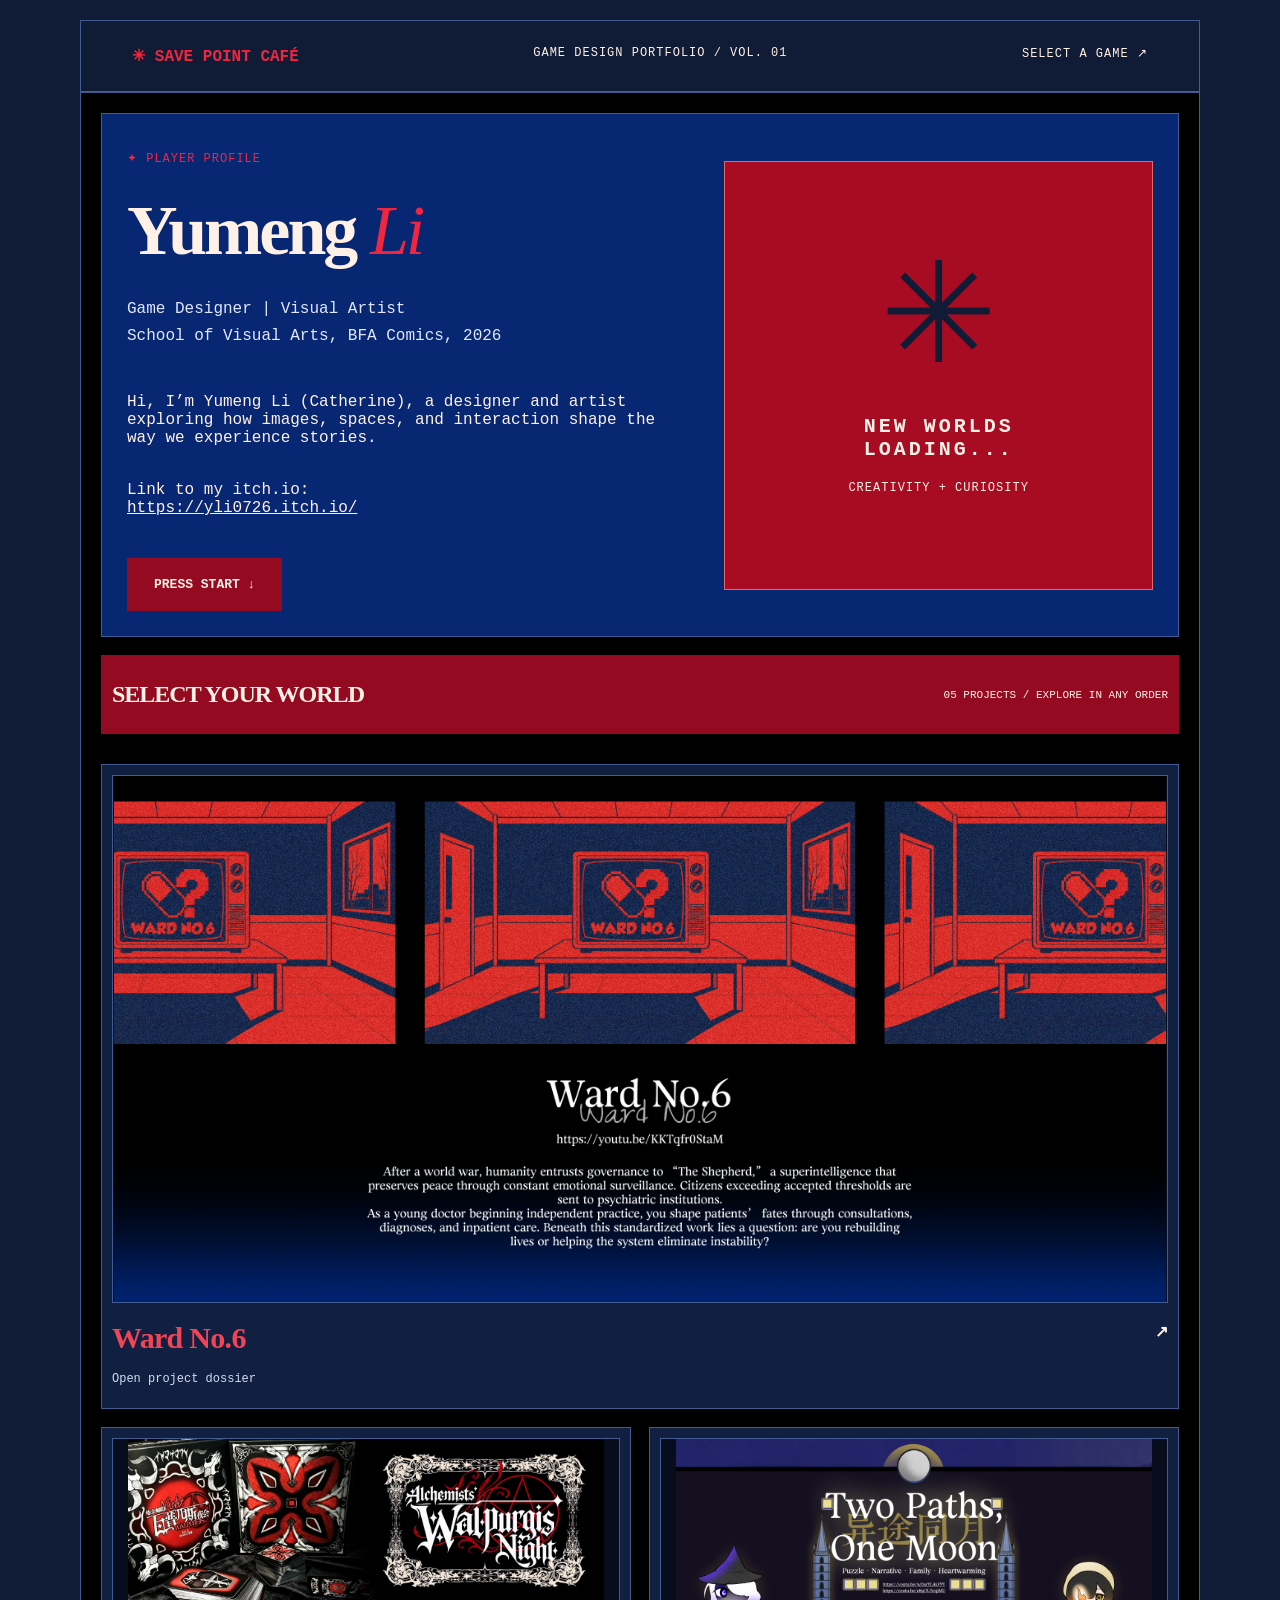
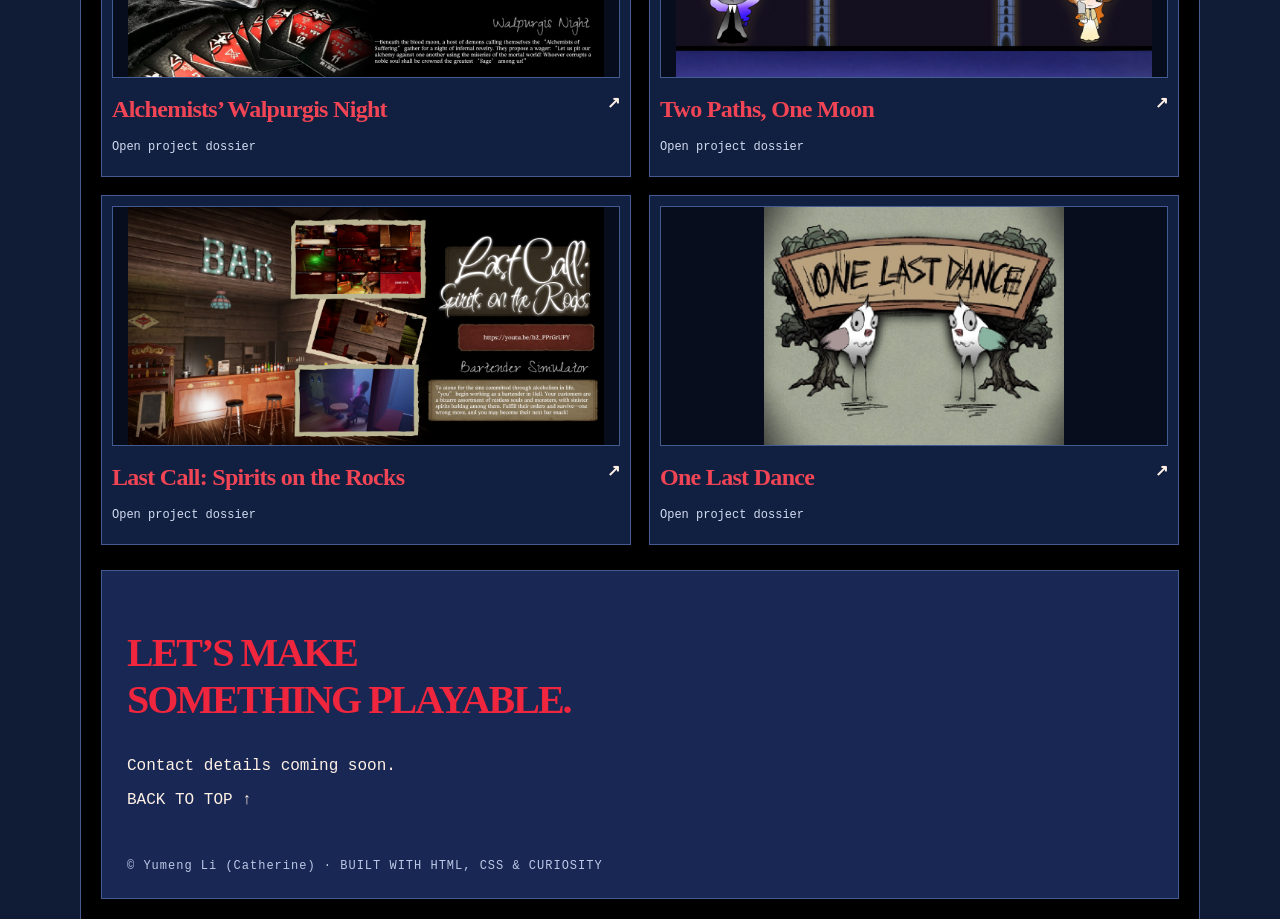
<file: index.html>
<!doctype html><html lang="en"><head><meta charset="utf-8"><meta name="viewport" content="width=device-width,initial-scale=1"><title>首页 · Save Point Café</title><style>* { box-sizing: border-box; } body {margin: 0;}*{box-sizing:border-box;}html{scroll-behavior:smooth;}body{margin-top:0px;margin-right:0px;margin-bottom:0px;margin-left:0px;background-position-x:initial;background-position-y:initial;background-repeat:initial;background-attachment:initial;background-origin:initial;background-clip:initial;background-color:rgb(230, 229, 237);color:rgb(38, 32, 57);font-family:Arial, Helvetica, sans-serif;background-image:linear-gradient(rgba(80, 64, 99, 0.035) 1px, transparent 1px), linear-gradient(90deg, rgba(80, 64, 99, 0.035) 1px, transparent 1px);background-size:32px 32px;}a{color:inherit;text-decoration-line:none;text-decoration-thickness:initial;text-decoration-style:initial;text-decoration-color:initial;}header{padding-top:25px;padding-right:4%;padding-bottom:25px;padding-left:4%;display:flex;justify-content:space-between;row-gap:20px;column-gap:20px;border-bottom-width:1px;border-bottom-style:solid;border-bottom-color:rgb(48, 39, 61);}header a:first-child{font-weight:900;}.label, header span, small, header a:last-child{font-family:monospace;font-size:12px;letter-spacing:1px;}main{max-width:1400px;margin-top:auto;margin-right:auto;margin-bottom:auto;margin-left:auto;padding-top:0px;padding-right:4%;padding-bottom:0px;padding-left:4%;}.hero{min-height:650px;display:grid;grid-template-columns:1.3fr 1fr;align-items:center;row-gap:40px;column-gap:40px;}.label{color:rgb(111, 73, 148);}h1{font-size:clamp(55px, 7.5vw, 110px);line-height:0.94;letter-spacing:-6px;margin-top:32px;margin-right:0px;margin-bottom:32px;margin-left:0px;}h1 em{color:rgb(120, 85, 188);font-family:Georgia, serif;font-weight:400;}.intro{line-height:1.7;color:rgb(90, 82, 103);}.button{display:inline-block;background-image:initial;background-position-x:initial;background-position-y:initial;background-size:initial;background-repeat:initial;background-attachment:initial;background-origin:initial;background-clip:initial;background-color:rgb(215, 250, 109);border-top-width:1px;border-right-width:1px;border-bottom-width:1px;border-left-width:1px;border-top-style:solid;border-right-style:solid;border-bottom-style:solid;border-left-style:solid;border-top-color:currentcolor;border-right-color:currentcolor;border-bottom-color:currentcolor;border-left-color:currentcolor;border-image-source:none;border-image-slice:100%;border-image-width:1;border-image-outset:0;border-image-repeat:stretch;padding-top:18px;padding-right:26px;padding-bottom:18px;padding-left:26px;margin-top:25px;box-shadow:rgb(41, 33, 56) 5px 5px 0px;font-style:normal;font-variant-caps:normal;font-variant-ligatures:normal;font-variant-numeric:normal;font-variant-east-asian:normal;font-variant-alternates:normal;font-size-adjust:none;font-language-override:normal;font-kerning:auto;font-optical-sizing:auto;font-feature-settings:normal;font-variation-settings:normal;font-variant-position:normal;font-variant-emoji:normal;font-weight:700;font-stretch:normal;font-size:13px;line-height:normal;font-family:monospace;}.orb{text-align:center;border-top-width:1px;border-right-width:1px;border-bottom-width:1px;border-left-width:1px;border-top-style:solid;border-right-style:solid;border-bottom-style:solid;border-left-style:solid;border-top-color:rgb(149, 135, 158);border-right-color:rgb(149, 135, 158);border-bottom-color:rgb(149, 135, 158);border-left-color:rgb(149, 135, 158);border-image-source:none;border-image-slice:100%;border-image-width:1;border-image-outset:0;border-image-repeat:stretch;border-top-left-radius:50%;border-top-right-radius:50%;border-bottom-right-radius:50%;border-bottom-left-radius:50%;aspect-ratio:1 / 1;background-image:radial-gradient(at 30% 25%, white, rgb(233, 194, 236) 25%, rgb(162, 157, 209) 50%, rgb(217, 250, 170) 75%, rgb(238, 238, 238));background-position-x:initial;background-position-y:initial;background-size:initial;background-repeat:initial;background-attachment:initial;background-origin:initial;background-clip:initial;background-color:initial;box-shadow:rgba(126, 113, 159, 0.333) -20px -20px 45px inset, rgba(135, 123, 155, 0.2) 15px 25px 50px;transform:rotate(-9deg);display:flex;flex-direction:column;justify-content:center;}.orb > span{font-size:140px;line-height:1;color:rgb(89, 66, 114);}.orb p{font-weight:900;font-size:23px;letter-spacing:3px;}.profile span{margin-left:auto;font-style:normal;font-variant-caps:normal;font-variant-ligatures:normal;font-variant-numeric:normal;font-variant-east-asian:normal;font-variant-alternates:normal;font-size-adjust:none;font-language-override:normal;font-kerning:auto;font-optical-sizing:auto;font-feature-settings:normal;font-variation-settings:normal;font-variant-position:normal;font-variant-emoji:normal;font-weight:normal;font-stretch:normal;font-size:11px;line-height:normal;font-family:monospace;color:rgb(114, 83, 131);}.section-title{display:flex;justify-content:space-between;align-items:center;border-bottom-width:2px;border-bottom-style:solid;border-bottom-color:currentcolor;margin-bottom:30px;}.section-title h2{font-size:28px;letter-spacing:-1px;}.section-title span{font-style:normal;font-variant-caps:normal;font-variant-ligatures:normal;font-variant-numeric:normal;font-variant-east-asian:normal;font-variant-alternates:normal;font-size-adjust:none;font-language-override:normal;font-kerning:auto;font-optical-sizing:auto;font-feature-settings:normal;font-variation-settings:normal;font-variant-position:normal;font-variant-emoji:normal;font-weight:normal;font-stretch:normal;font-size:11px;line-height:normal;font-family:monospace;}.grid{display:grid;grid-template-columns:1fr 1fr;row-gap:45px;column-gap:28px;}.card:last-child{grid-column-start:1;grid-column-end:-1;}.art{height:310px;background-image:initial;background-position-x:initial;background-position-y:initial;background-size:initial;background-repeat:initial;background-attachment:initial;background-origin:initial;background-clip:initial;background-color:rgb(193, 176, 216);display:flex;align-items:center;justify-content:center;position:relative;border-top-width:1px;border-right-width:1px;border-bottom-width:1px;border-left-width:1px;border-top-style:solid;border-right-style:solid;border-bottom-style:solid;border-left-style:solid;border-top-color:currentcolor;border-right-color:currentcolor;border-bottom-color:currentcolor;border-left-color:currentcolor;border-image-source:none;border-image-slice:100%;border-image-width:1;border-image-outset:0;border-image-repeat:stretch;overflow-x:hidden;overflow-y:hidden;}.art::before{content:"";position:absolute;border-top-width:1px;border-right-width:1px;border-bottom-width:1px;border-left-width:1px;border-top-style:solid;border-right-style:solid;border-bottom-style:solid;border-left-style:solid;border-top-color:rgba(255, 255, 255, 0.565);border-right-color:rgba(255, 255, 255, 0.565);border-bottom-color:rgba(255, 255, 255, 0.565);border-left-color:rgba(255, 255, 255, 0.565);border-image-source:none;border-image-slice:100%;border-image-width:1;border-image-outset:0;border-image-repeat:stretch;width:60%;height:70%;border-top-left-radius:50%;border-top-right-radius:50%;border-bottom-right-radius:50%;border-bottom-left-radius:50%;transform:rotate(-35deg);}.art::after{content:"";position:absolute;border-top-width:1px;border-right-width:1px;border-bottom-width:1px;border-left-width:1px;border-top-style:solid;border-right-style:solid;border-bottom-style:solid;border-left-style:solid;border-top-color:rgba(255, 255, 255, 0.565);border-right-color:rgba(255, 255, 255, 0.565);border-bottom-color:rgba(255, 255, 255, 0.565);border-left-color:rgba(255, 255, 255, 0.565);border-image-source:none;border-image-slice:100%;border-image-width:1;border-image-outset:0;border-image-repeat:stretch;width:60%;height:70%;border-top-left-radius:50%;border-top-right-radius:50%;border-bottom-right-radius:50%;border-bottom-left-radius:50%;transform:rotate(-35deg);}.art::after{transform:rotate(35deg);}.art > span{font-style:normal;font-variant-caps:normal;font-variant-ligatures:normal;font-variant-numeric:normal;font-variant-east-asian:normal;font-variant-alternates:normal;font-size-adjust:none;font-language-override:normal;font-kerning:auto;font-optical-sizing:auto;font-feature-settings:normal;font-variation-settings:normal;font-variant-position:normal;font-variant-emoji:normal;font-weight:normal;font-stretch:normal;font-size:150px;line-height:normal;font-family:Georgia;z-index:1;text-shadow:rgba(255, 255, 255, 0.467) 5px 5px;}.art small{position:absolute;bottom:15px;left:15px;font-size:10px;}.c1 .art{background-image:initial;background-position-x:initial;background-position-y:initial;background-size:initial;background-repeat:initial;background-attachment:initial;background-origin:initial;background-clip:initial;background-color:rgb(210, 237, 179);}.c2 .art{background-image:initial;background-position-x:initial;background-position-y:initial;background-size:initial;background-repeat:initial;background-attachment:initial;background-origin:initial;background-clip:initial;background-color:rgb(168, 191, 216);}.c3 .art{background-image:initial;background-position-x:initial;background-position-y:initial;background-size:initial;background-repeat:initial;background-attachment:initial;background-origin:initial;background-clip:initial;background-color:rgb(228, 184, 207);}.c4 .art{background-image:initial;background-position-x:initial;background-position-y:initial;background-size:initial;background-repeat:initial;background-attachment:initial;background-origin:initial;background-clip:initial;background-color:rgb(194, 192, 220);}.card-title{display:flex;justify-content:space-between;align-items:center;}.card h3{font-size:24px;letter-spacing:-0.7px;margin-top:18px;margin-right:0px;margin-bottom:5px;margin-left:0px;}.card p{font-style:normal;font-variant-caps:normal;font-variant-ligatures:normal;font-variant-numeric:normal;font-variant-east-asian:normal;font-variant-alternates:normal;font-size-adjust:none;font-language-override:normal;font-kerning:auto;font-optical-sizing:auto;font-feature-settings:normal;font-variation-settings:normal;font-variant-position:normal;font-variant-emoji:normal;font-weight:normal;font-stretch:normal;font-size:12px;line-height:normal;font-family:monospace;color:rgb(109, 98, 121);}.card:hover .art > span{transform:rotate(12deg) scale(1.1);transition-behavior:normal;transition-duration:0.25s;transition-timing-function:ease;transition-delay:0s;transition-property:transform;}.card:focus-visible{outline-color:rgb(152, 97, 221);outline-style:solid;outline-width:3px;outline-offset:5px;}.button:focus-visible, a:focus-visible{outline-color:rgb(152, 97, 221);outline-style:solid;outline-width:3px;outline-offset:5px;}footer{border-top-width:1px;border-top-style:solid;border-top-color:currentcolor;margin-top:100px;padding-top:50px;padding-right:0px;padding-bottom:30px;padding-left:0px;}footer h2{font-size:clamp(32px, 5vw, 60px);letter-spacing:-2px;}footer small{display:block;margin-top:50px;color:rgb(121, 108, 132);}.project-hero h1{font-size:clamp(45px, 7vw, 85px);line-height:1.05;max-width:1000px;}.dossier section{border-top-width:1px;border-top-style:solid;border-top-color:currentcolor;padding-top:20px;padding-right:0px;padding-bottom:20px;padding-left:0px;}.dossier p{line-height:1.8;color:rgb(109, 98, 121);}body{background-color:rgb(206, 206, 202);background-image:radial-gradient(rgb(133, 133, 127) 1px, transparent 1px);background-size:8px 8px;color:rgb(37, 37, 37);font-family:"Courier New", monospace;}header, main{max-width:1120px;margin-top:auto;margin-right:auto;margin-bottom:auto;margin-left:auto;background-image:initial;background-position-x:initial;background-position-y:initial;background-size:initial;background-repeat:initial;background-attachment:initial;background-origin:initial;background-clip:initial;background-color:rgb(201, 201, 196);}header{margin-top:20px;background-image:linear-gradient(rgb(238, 238, 238), rgb(170, 170, 170), rgb(221, 221, 221));background-position-x:initial;background-position-y:initial;background-size:initial;background-repeat:initial;background-attachment:initial;background-origin:initial;background-clip:initial;background-color:initial;border-top-width:4px;border-right-width:4px;border-bottom-width:4px;border-left-width:4px;border-top-style:ridge;border-right-style:ridge;border-bottom-style:ridge;border-left-style:ridge;border-top-color:rgb(238, 238, 238);border-right-color:rgb(238, 238, 238);border-bottom-color:rgb(238, 238, 238);border-left-color:rgb(238, 238, 238);border-image-source:none;border-image-slice:100%;border-image-width:1;border-image-outset:0;border-image-repeat:stretch;}main{border-top-width:3px;border-right-width:3px;border-bottom-width:3px;border-left-width:3px;border-top-style:ridge;border-right-style:ridge;border-bottom-style:ridge;border-left-style:ridge;border-top-color:rgb(238, 238, 238);border-right-color:rgb(238, 238, 238);border-bottom-color:rgb(238, 238, 238);border-left-color:rgb(238, 238, 238);border-image-source:none;border-image-slice:100%;border-image-width:1;border-image-outset:0;border-image-repeat:stretch;padding-top:20px;padding-right:20px;padding-bottom:20px;padding-left:20px;}.hero{min-height:460px;border-top-width:4px;border-right-width:4px;border-bottom-width:4px;border-left-width:4px;border-top-style:ridge;border-right-style:ridge;border-bottom-style:ridge;border-left-style:ridge;border-top-color:rgb(238, 238, 238);border-right-color:rgb(238, 238, 238);border-bottom-color:rgb(238, 238, 238);border-left-color:rgb(238, 238, 238);border-image-source:none;border-image-slice:100%;border-image-width:1;border-image-outset:0;border-image-repeat:stretch;padding-top:25px;padding-right:25px;padding-bottom:25px;padding-left:25px;background-image:repeating-linear-gradient(0deg, rgb(222, 222, 217), rgb(222, 222, 217) 2px, rgb(212, 212, 208) 3px);background-position-x:initial;background-position-y:initial;background-size:initial;background-repeat:initial;background-attachment:initial;background-origin:initial;background-clip:initial;background-color:initial;margin-bottom:18px;}h1{font-family:Georgia, serif;font-size:70px;letter-spacing:-3px;text-shadow:rgb(255, 255, 255) 2px 2px;}.label, h1 em{color:rgb(76, 96, 70);}.orb{border-top-left-radius:0px;border-top-right-radius:0px;border-bottom-right-radius:0px;border-bottom-left-radius:0px;background-image:linear-gradient(135deg, rgb(238, 238, 238), rgb(146, 159, 135), rgb(197, 199, 191));background-position-x:initial;background-position-y:initial;background-size:initial;background-repeat:initial;background-attachment:initial;background-origin:initial;background-clip:initial;background-color:initial;border-top-width:7px;border-right-width:7px;border-bottom-width:7px;border-left-width:7px;border-top-style:ridge;border-right-style:ridge;border-bottom-style:ridge;border-left-style:ridge;border-top-color:rgb(238, 238, 238);border-right-color:rgb(238, 238, 238);border-bottom-color:rgb(238, 238, 238);border-left-color:rgb(238, 238, 238);border-image-source:none;border-image-slice:100%;border-image-width:1;border-image-outset:0;border-image-repeat:stretch;transform:none;box-shadow:rgb(119, 119, 119) 7px 7px;}.orb > span{color:rgb(53, 69, 50);}.orb p{font-size:20px;}.button{background-image:linear-gradient(rgb(255, 255, 255), rgb(170, 170, 170));background-position-x:initial;background-position-y:initial;background-size:initial;background-repeat:initial;background-attachment:initial;background-origin:initial;background-clip:initial;background-color:initial;border-top-width:3px;border-right-width:3px;border-bottom-width:3px;border-left-width:3px;border-top-style:outset;border-right-style:outset;border-bottom-style:outset;border-left-style:outset;border-top-color:rgb(238, 238, 238);border-right-color:rgb(238, 238, 238);border-bottom-color:rgb(238, 238, 238);border-left-color:rgb(238, 238, 238);border-image-source:none;border-image-slice:100%;border-image-width:1;border-image-outset:0;border-image-repeat:stretch;box-shadow:rgb(119, 119, 119) 3px 3px;}.profile span{color:rgb(82, 96, 71);}.section-title{border-top-width:3px;border-right-width:3px;border-bottom-width:3px;border-left-width:3px;border-top-style:ridge;border-right-style:ridge;border-bottom-style:ridge;border-left-style:ridge;border-top-color:rgb(238, 238, 238);border-right-color:rgb(238, 238, 238);border-bottom-color:rgb(238, 238, 238);border-left-color:rgb(238, 238, 238);border-image-source:none;border-image-slice:100%;border-image-width:1;border-image-outset:0;border-image-repeat:stretch;background-image:linear-gradient(rgb(238, 238, 238), rgb(170, 170, 170));background-position-x:initial;background-position-y:initial;background-size:initial;background-repeat:initial;background-attachment:initial;background-origin:initial;background-clip:initial;background-color:initial;padding-top:5px;padding-right:10px;padding-bottom:5px;padding-left:10px;}.section-title h2{font-family:Georgia, serif;font-size:24px;}.grid{row-gap:18px;column-gap:18px;}.card{padding-top:10px;padding-right:10px;padding-bottom:10px;padding-left:10px;border-top-width:4px;border-right-width:4px;border-bottom-width:4px;border-left-width:4px;border-top-style:ridge;border-right-style:ridge;border-bottom-style:ridge;border-left-style:ridge;border-top-color:rgb(238, 238, 238);border-right-color:rgb(238, 238, 238);border-bottom-color:rgb(238, 238, 238);border-left-color:rgb(238, 238, 238);border-image-source:none;border-image-slice:100%;border-image-width:1;border-image-outset:0;border-image-repeat:stretch;background-image:initial;background-position-x:initial;background-position-y:initial;background-size:initial;background-repeat:initial;background-attachment:initial;background-origin:initial;background-clip:initial;background-color:rgb(214, 214, 208);}.art{height:240px;border-top-width:3px;border-right-width:3px;border-bottom-width:3px;border-left-width:3px;border-top-style:inset;border-right-style:inset;border-bottom-style:inset;border-left-style:inset;border-top-color:rgb(238, 238, 238);border-right-color:rgb(238, 238, 238);border-bottom-color:rgb(238, 238, 238);border-left-color:rgb(238, 238, 238);border-image-source:none;border-image-slice:100%;border-image-width:1;border-image-outset:0;border-image-repeat:stretch;background-image:initial !important;background-position-x:initial !important;background-position-y:initial !important;background-size:initial !important;background-repeat:initial !important;background-attachment:initial !important;background-origin:initial !important;background-clip:initial !important;background-color:rgb(151, 162, 140) !important;}.c1 .art, .c3 .art{background-image:initial !important;background-position-x:initial !important;background-position-y:initial !important;background-size:initial !important;background-repeat:initial !important;background-attachment:initial !important;background-origin:initial !important;background-clip:initial !important;background-color:rgb(170, 165, 174) !important;}.card h3{font-family:Georgia, serif;}.card p, .dossier p{color:rgb(85, 85, 85);}footer{border-top-width:4px;border-right-width:4px;border-bottom-width:4px;border-left-width:4px;border-top-style:ridge;border-right-style:ridge;border-bottom-style:ridge;border-left-style:ridge;border-top-color:rgb(238, 238, 238);border-right-color:rgb(238, 238, 238);border-bottom-color:rgb(238, 238, 238);border-left-color:rgb(238, 238, 238);border-image-source:none;border-image-slice:100%;border-image-width:1;border-image-outset:0;border-image-repeat:stretch;margin-top:25px;padding-top:25px;padding-right:25px;padding-bottom:25px;padding-left:25px;background-image:initial;background-position-x:initial;background-position-y:initial;background-size:initial;background-repeat:initial;background-attachment:initial;background-origin:initial;background-clip:initial;background-color:rgb(216, 216, 209);}footer h2{font-family:Georgia, serif;font-size:40px;}.project-cover img{display:block;width:100%;height:auto;}.art.has-cover{background-image:initial !important;background-position-x:initial !important;background-position-y:initial !important;background-size:initial !important;background-repeat:initial !important;background-attachment:initial !important;background-origin:initial !important;background-clip:initial !important;background-color:rgb(0, 0, 0) !important;}.art.has-cover::before{display:none;}.art.has-cover::after{display:none;}.art.has-cover img{display:block;width:100%;height:100%;object-fit:contain;}.portfolio-pages > h2{font-family:Georgia, serif;}.portfolio-pages figure{margin-top:0px;margin-right:0px;margin-bottom:24px;margin-left:0px;border-top-width:4px;border-right-width:4px;border-bottom-width:4px;border-left-width:4px;border-top-style:ridge;border-right-style:ridge;border-bottom-style:ridge;border-left-style:ridge;border-top-color:rgb(238, 238, 238);border-right-color:rgb(238, 238, 238);border-bottom-color:rgb(238, 238, 238);border-left-color:rgb(238, 238, 238);border-image-source:none;border-image-slice:100%;border-image-width:1;border-image-outset:0;border-image-repeat:stretch;background-image:initial;background-position-x:initial;background-position-y:initial;background-size:initial;background-repeat:initial;background-attachment:initial;background-origin:initial;background-clip:initial;background-color:rgb(8, 37, 113);}.portfolio-pages img{display:block;width:100%;height:auto;}.portfolio-pages a{display:block;cursor:zoom-in;}.portfolio-pages figcaption{padding-top:10px;padding-right:14px;padding-bottom:10px;padding-left:14px;background-image:linear-gradient(rgb(238, 238, 238), rgb(187, 187, 187));background-position-x:initial;background-position-y:initial;background-size:initial;background-repeat:initial;background-attachment:initial;background-origin:initial;background-clip:initial;background-color:initial;font-size:12px;}.portfolio-pages a:focus-visible{outline-color:rgb(255, 255, 255);outline-style:solid;outline-width:3px;outline-offset:2px;}.grid .card:first-child{grid-column-start:1;grid-column-end:-1;}.grid .card:first-child .art{height:auto;aspect-ratio:2 / 1;}.grid .card:first-child h3{font-size:30px;}.grid .card:last-child{grid-column-start:auto;grid-column-end:auto;}.grid .card:last-child .art{height:240px;}.grid .card:first-child .art img{height:100%;width:100%;object-fit:contain;}:root{--ward-blue:#082773;--ward-dark:#101b36;--ward-red:#ff4943;--ward-paper:#fff1e6;--ward-edge:#526da5;}body{background-color:var(--ward-dark);background-image:radial-gradient(rgba(255, 73, 67, 0.25) 1px, transparent 1px);color:var(--ward-paper);}header{background-image:linear-gradient(rgb(39, 63, 120), rgb(16, 27, 54));background-position-x:initial;background-position-y:initial;background-size:initial;background-repeat:initial;background-attachment:initial;background-origin:initial;background-clip:initial;background-color:initial;border-top-color:rgb(99, 123, 173);border-right-color:rgb(99, 123, 173);border-bottom-color:rgb(99, 123, 173);border-left-color:rgb(99, 123, 173);}header a:first-child{color:var(--ward-red);}.hero{background-image:repeating-linear-gradient(0deg, rgb(16, 44, 104), rgb(16, 44, 104) 2px, rgb(19, 47, 108) 3px);background-position-x:initial;background-position-y:initial;background-size:initial;background-repeat:initial;background-attachment:initial;background-origin:initial;background-clip:initial;background-color:initial;}h1{color:var(--ward-paper);text-shadow:rgb(9, 21, 44) 3px 3px;}.label, h1 em{color:var(--ward-red);}.intro{color:rgb(226, 232, 250);}.orb{background-image:radial-gradient(at 30% 25%, rgb(255, 115, 97), rgb(203, 56, 55) 48%, rgb(117, 31, 53) 80%, rgb(21, 35, 67));background-position-x:initial;background-position-y:initial;background-size:initial;background-repeat:initial;background-attachment:initial;background-origin:initial;background-clip:initial;background-color:initial;border-top-color:rgb(227, 107, 99);border-right-color:rgb(227, 107, 99);border-bottom-color:rgb(227, 107, 99);border-left-color:rgb(227, 107, 99);box-shadow:rgb(8, 19, 44) 7px 7px;}.orb > span{color:rgb(16, 35, 73);text-shadow:rgb(255, 149, 136) 2px 2px;}.orb p, .orb small{color:var(--ward-paper);}.button{color:var(--ward-paper);background-image:linear-gradient(rgb(239, 80, 71), rgb(169, 35, 48));background-position-x:initial;background-position-y:initial;background-size:initial;background-repeat:initial;background-attachment:initial;background-origin:initial;background-clip:initial;background-color:initial;border-top-color:rgb(255, 139, 120);border-right-color:rgb(255, 139, 120);border-bottom-color:rgb(255, 139, 120);border-left-color:rgb(255, 139, 120);box-shadow:rgb(7, 15, 37) 3px 3px;}.profile b, .profile span{color:rgb(255, 145, 132);}.section-title{background-image:linear-gradient(rgb(189, 54, 57), rgb(126, 35, 49));background-position-x:initial;background-position-y:initial;background-size:initial;background-repeat:initial;background-attachment:initial;background-origin:initial;background-clip:initial;background-color:initial;border-top-color:rgb(232, 121, 107);border-right-color:rgb(232, 121, 107);border-bottom-color:rgb(232, 121, 107);border-left-color:rgb(232, 121, 107);}.section-title h2{color:var(--ward-paper);}.grid .card{background-image:initial;background-position-x:initial;background-position-y:initial;background-size:initial;background-repeat:initial;background-attachment:initial;background-origin:initial;background-clip:initial;background-color:rgb(17, 31, 64);}.art{border-top-color:rgb(83, 109, 167);border-right-color:rgb(83, 109, 167);border-bottom-color:rgb(83, 109, 167);border-left-color:rgb(83, 109, 167);background-image:initial !important;background-position-x:initial !important;background-position-y:initial !important;background-size:initial !important;background-repeat:initial !important;background-attachment:initial !important;background-origin:initial !important;background-clip:initial !important;background-color:rgb(23, 58, 128) !important;}.c1 .art, .c3 .art{background-image:initial !important;background-position-x:initial !important;background-position-y:initial !important;background-size:initial !important;background-repeat:initial !important;background-attachment:initial !important;background-origin:initial !important;background-clip:initial !important;background-color:rgb(112, 40, 55) !important;}.art.has-cover{background-image:initial !important;background-position-x:initial !important;background-position-y:initial !important;background-size:initial !important;background-repeat:initial !important;background-attachment:initial !important;background-origin:initial !important;background-clip:initial !important;background-color:rgb(7, 13, 29) !important;}.art > span{color:var(--ward-red);text-shadow:rgb(7, 17, 38) 4px 4px;}.art small{color:rgb(255, 241, 230);}.card h3{color:rgb(255, 119, 112);}.card p{color:rgb(210, 220, 241);}footer h2{color:var(--ward-red);}footer small{color:rgb(187, 201, 231);}.project-cover, .portfolio-pages figure{background-image:initial;background-position-x:initial;background-position-y:initial;background-size:initial;background-repeat:initial;background-attachment:initial;background-origin:initial;background-clip:initial;background-color:rgb(8, 14, 33);}.portfolio-pages figcaption{background-image:linear-gradient(rgb(180, 52, 57), rgb(121, 35, 49));background-position-x:initial;background-position-y:initial;background-size:initial;background-repeat:initial;background-attachment:initial;background-origin:initial;background-clip:initial;background-color:initial;color:var(--ward-paper);}.project-nav, .dossier section{border-top-color:rgb(99, 124, 173);border-right-color:rgb(99, 124, 173);border-bottom-color:rgb(99, 124, 173);border-left-color:rgb(99, 124, 173);}.dossier p{color:rgb(216, 225, 245);}.dossier aside a{color:var(--ward-paper);background-image:initial;background-position-x:initial;background-position-y:initial;background-size:initial;background-repeat:initial;background-attachment:initial;background-origin:initial;background-clip:initial;background-color:rgb(32, 63, 123);border-top-color:rgb(113, 137, 183);border-right-color:rgb(113, 137, 183);border-bottom-color:rgb(113, 137, 183);border-left-color:rgb(113, 137, 183);}.card:focus-visible{outline-color:rgb(255, 176, 163);}.button:focus-visible, a:focus-visible{outline-color:rgb(255, 176, 163);}.project-nav a{color:rgb(255, 154, 142);}::selection{background-image:initial;background-position-x:initial;background-position-y:initial;background-size:initial;background-repeat:initial;background-attachment:initial;background-origin:initial;background-clip:initial;background-color:rgb(255, 73, 67);color:rgb(16, 27, 54);}:root{--ward-red:#d9142b;}body{background-image:none;}.hero{background-image:none;}.orb{background-image:none;}.button{background-image:none;}.section-title, header, .portfolio-pages figcaption{background-image:none;}header{background-image:initial;background-position-x:initial;background-position-y:initial;background-size:initial;background-repeat:initial;background-attachment:initial;background-origin:initial;background-clip:initial;background-color:rgb(16, 27, 54);}.hero{border-top-style:solid;border-right-style:solid;border-bottom-style:solid;border-left-style:solid;border-top-width:1px;border-right-width:1px;border-bottom-width:1px;border-left-width:1px;}.orb{border-top-style:solid;border-right-style:solid;border-bottom-style:solid;border-left-style:solid;border-top-width:1px;border-right-width:1px;border-bottom-width:1px;border-left-width:1px;}.button{border-top-style:solid;border-right-style:solid;border-bottom-style:solid;border-left-style:solid;border-top-width:1px;border-right-width:1px;border-bottom-width:1px;border-left-width:1px;}.section-title{border-top-style:solid;border-right-style:solid;border-bottom-style:solid;border-left-style:solid;border-top-width:1px;border-right-width:1px;border-bottom-width:1px;border-left-width:1px;}.art{border-top-style:solid;border-right-style:solid;border-bottom-style:solid;border-left-style:solid;border-top-width:1px;border-right-width:1px;border-bottom-width:1px;border-left-width:1px;}.placeholder, header, main, .grid .card, .portfolio-pages figure, footer, .dossier aside a{border-top-style:solid;border-right-style:solid;border-bottom-style:solid;border-left-style:solid;border-top-width:1px;border-right-width:1px;border-bottom-width:1px;border-left-width:1px;}.hero{border-top-color:rgb(66, 92, 145);border-right-color:rgb(66, 92, 145);border-bottom-color:rgb(66, 92, 145);border-left-color:rgb(66, 92, 145);}.section-title{border-top-color:rgb(66, 92, 145);border-right-color:rgb(66, 92, 145);border-bottom-color:rgb(66, 92, 145);border-left-color:rgb(66, 92, 145);}.art{border-top-color:rgb(66, 92, 145);border-right-color:rgb(66, 92, 145);border-bottom-color:rgb(66, 92, 145);border-left-color:rgb(66, 92, 145);}.placeholder, header, main, .grid .card, .portfolio-pages figure, footer{border-top-color:rgb(66, 92, 145);border-right-color:rgb(66, 92, 145);border-bottom-color:rgb(66, 92, 145);border-left-color:rgb(66, 92, 145);}.hero{background-image:initial;background-position-x:initial;background-position-y:initial;background-size:initial;background-repeat:initial;background-attachment:initial;background-origin:initial;background-clip:initial;background-color:rgb(8, 39, 115);}.orb{background-image:initial;background-position-x:initial;background-position-y:initial;background-size:initial;background-repeat:initial;background-attachment:initial;background-origin:initial;background-clip:initial;background-color:rgb(217, 20, 43);box-shadow:none;}.orb > span{color:rgb(16, 27, 54);text-shadow:none;}.orb p, .orb small{color:rgb(255, 241, 230);}h1, .art > span{text-shadow:none;}.button{background-image:initial;background-position-x:initial;background-position-y:initial;background-size:initial;background-repeat:initial;background-attachment:initial;background-origin:initial;background-clip:initial;background-color:rgb(217, 20, 43);border-top-color:rgb(217, 20, 43);border-right-color:rgb(217, 20, 43);border-bottom-color:rgb(217, 20, 43);border-left-color:rgb(217, 20, 43);box-shadow:none;color:rgb(255, 241, 230);}.section-title, .portfolio-pages figcaption{background-image:initial;background-position-x:initial;background-position-y:initial;background-size:initial;background-repeat:initial;background-attachment:initial;background-origin:initial;background-clip:initial;background-color:rgb(189, 16, 40);border-top-color:rgb(189, 16, 40);border-right-color:rgb(189, 16, 40);border-bottom-color:rgb(189, 16, 40);border-left-color:rgb(189, 16, 40);}.card h3{color:rgb(241, 69, 85);}.profile b, .profile span, .project-nav a{color:rgb(240, 100, 112);}.label, header a:first-child, h1 em, footer h2{color:rgb(239, 38, 61);}.art::before{display:none;}.art::after{display:none;}.dossier section{border-top-style:solid;border-top-width:1px;}.dossier aside a{background-image:initial;background-position-x:initial;background-position-y:initial;background-size:initial;background-repeat:initial;background-attachment:initial;background-origin:initial;background-clip:initial;background-color:rgb(23, 53, 108);}.card:hover .art > span{transform:none;}.button:hover{background-image:initial;background-position-x:initial;background-position-y:initial;background-size:initial;background-repeat:initial;background-attachment:initial;background-origin:initial;background-clip:initial;background-color:rgb(184, 15, 37);}.portfolio-pages a:focus-visible{outline-color:rgb(255, 123, 135);}.orb{background-image:initial;background-position-x:initial;background-position-y:initial;background-size:initial;background-repeat:initial;background-attachment:initial;background-origin:initial;background-clip:initial;background-color:rgb(168, 12, 35);}.section-title, .portfolio-pages figcaption{background-image:initial;background-position-x:initial;background-position-y:initial;background-size:initial;background-repeat:initial;background-attachment:initial;background-origin:initial;background-clip:initial;background-color:rgb(148, 11, 33);border-top-color:rgb(148, 11, 33);border-right-color:rgb(148, 11, 33);border-bottom-color:rgb(148, 11, 33);border-left-color:rgb(148, 11, 33);}.button{background-image:initial;background-position-x:initial;background-position-y:initial;background-size:initial;background-repeat:initial;background-attachment:initial;background-origin:initial;background-clip:initial;background-color:rgb(148, 11, 33);border-top-color:rgb(148, 11, 33);border-right-color:rgb(148, 11, 33);border-bottom-color:rgb(148, 11, 33);border-left-color:rgb(148, 11, 33);}.button:hover{background-image:initial;background-position-x:initial;background-position-y:initial;background-size:initial;background-repeat:initial;background-attachment:initial;background-origin:initial;background-clip:initial;background-color:rgb(121, 9, 27);border-top-color:rgb(121, 9, 27);border-right-color:rgb(121, 9, 27);border-bottom-color:rgb(121, 9, 27);border-left-color:rgb(121, 9, 27);}#i4jwm{background-color:#000000;}#izsygg{background-color:#182753;}@media (max-width: 700px){header span{display:none;}header{font-size:12px;}.hero{grid-template-columns:1fr;padding-top:55px;padding-right:0px;padding-bottom:55px;padding-left:0px;row-gap:35px;column-gap:35px;}h1{letter-spacing:-3px;}.orb{width:75%;margin-top:auto;margin-right:auto;margin-bottom:auto;margin-left:auto;}.orb > span{font-size:100px;}.profile span{display:block;}.grid{grid-template-columns:1fr;}.card:last-child{grid-column-start:auto;grid-column-end:auto;}.section-title{align-items:start;flex-direction:column;padding-bottom:15px;}.art{height:260px;}.project-hero h1{letter-spacing:-2px;}.hero{padding-top:16px;padding-right:16px;padding-bottom:16px;padding-left:16px;}h1{font-size:50px;}.orb{width:80%;}.project-hero h1{font-size:43px;}.grid .card:first-child .art{aspect-ratio:2 / 1;height:auto;}.grid .card:last-child .art{height:220px;}.grid .card:first-child h3{font-size:26px;}}</style></head><body><body id="irazd"><header><a href="index.html">✳ SAVE POINT CAFÉ</a><span>GAME DESIGN PORTFOLIO / VOL. 01</span><a href="#projects">SELECT A GAME ↗</a></header><main id="i4jwm"><section class="hero"><div id="iocdf"><p class="label">✦ PLAYER PROFILE </p><h1 id="icb1n">Yumeng <em id="ips22">Li</em></h1><p class="intro">Game Designer | Visual Artist<br/>School of Visual Arts, BFA Comics, 2026<br/><br/><p data-pm-slice="1 1 []" id="ifeeap">Hi, I’m Yumeng Li (Catherine), a designer and artist exploring how images, spaces, and interaction shape the way we experience stories.</p><br/>Link to my itch.io:<br/><a href="https://yli0726.itch.io/" target="_blank" rel="noopener noreferrer" style="text-decoration:underline;overflow-wrap:anywhere">https://yli0726.itch.io/</a></p><a href="#projects" class="button">PRESS START ↓</a></div><div class="orb"><span id="id59r">✳</span><p id="ic0xk">NEW WORLDS<br/>LOADING...</p><small>CREATIVITY + CURIOSITY</small></div></section><section id="projects"><div class="section-title"><h2>SELECT YOUR WORLD</h2><span>05 PROJECTS / EXPLORE IN ANY ORDER</span></div><div id="grid" class="grid"><a href="ward-no-6.html" class="card c0"><div class="art has-cover"><img src="ward-no-6-cover.png" alt="Ward No.6 project cover"/></div><div class="card-title"><h3>Ward No.6</h3><b>↗</b></div><p>Open project dossier</p></a><a href="alchemists-walpurgis-night.html" class="card c1"><div class="art has-cover"><img src="alchemists-frame-15.png" alt="Alchemists’ Walpurgis Night project cover" id="iwpkp"/></div><div class="card-title"><h3>Alchemists’ Walpurgis Night</h3><b>↗</b></div><p>Open project dossier</p></a><a href="one-path-two-moons.html" class="card c2"><div class="art has-cover"><img src="two-paths-frame-25.png" alt="Two Paths, One Moon project cover"/></div><div class="card-title"><h3>Two Paths, One Moon</h3><b>↗</b></div><p>Open project dossier</p></a><a href="last-call-spirits-on-the-rocks.html" class="card c3"><div class="art has-cover"><img src="last-call-frame-52.png" alt="Last Call: Spirits on the Rocks project cover"/></div><div class="card-title"><h3>Last Call: Spirits on the Rocks</h3><b>↗</b></div><p>Open project dossier</p></a><a href="one-last-dance.html" class="card c4"><div class="art has-cover"><img src="one-last-dance-cover.jpg" alt="One Last Dance cover featuring two illustrated birds" id="iqkurj"/></div><div class="card-title"><h3>One Last Dance</h3><b>↗</b></div><p>Open project dossier</p></a></div></section><footer id="izsygg"><h2>LET’S MAKE<br/>SOMETHING PLAYABLE.</h2><p>Contact details coming soon.</p><a href="#">BACK TO TOP ↑</a><small>© Yumeng Li (Catherine) · BUILT WITH HTML, CSS &amp; CURIOSITY</small></footer></main></body></body></html>
</file>
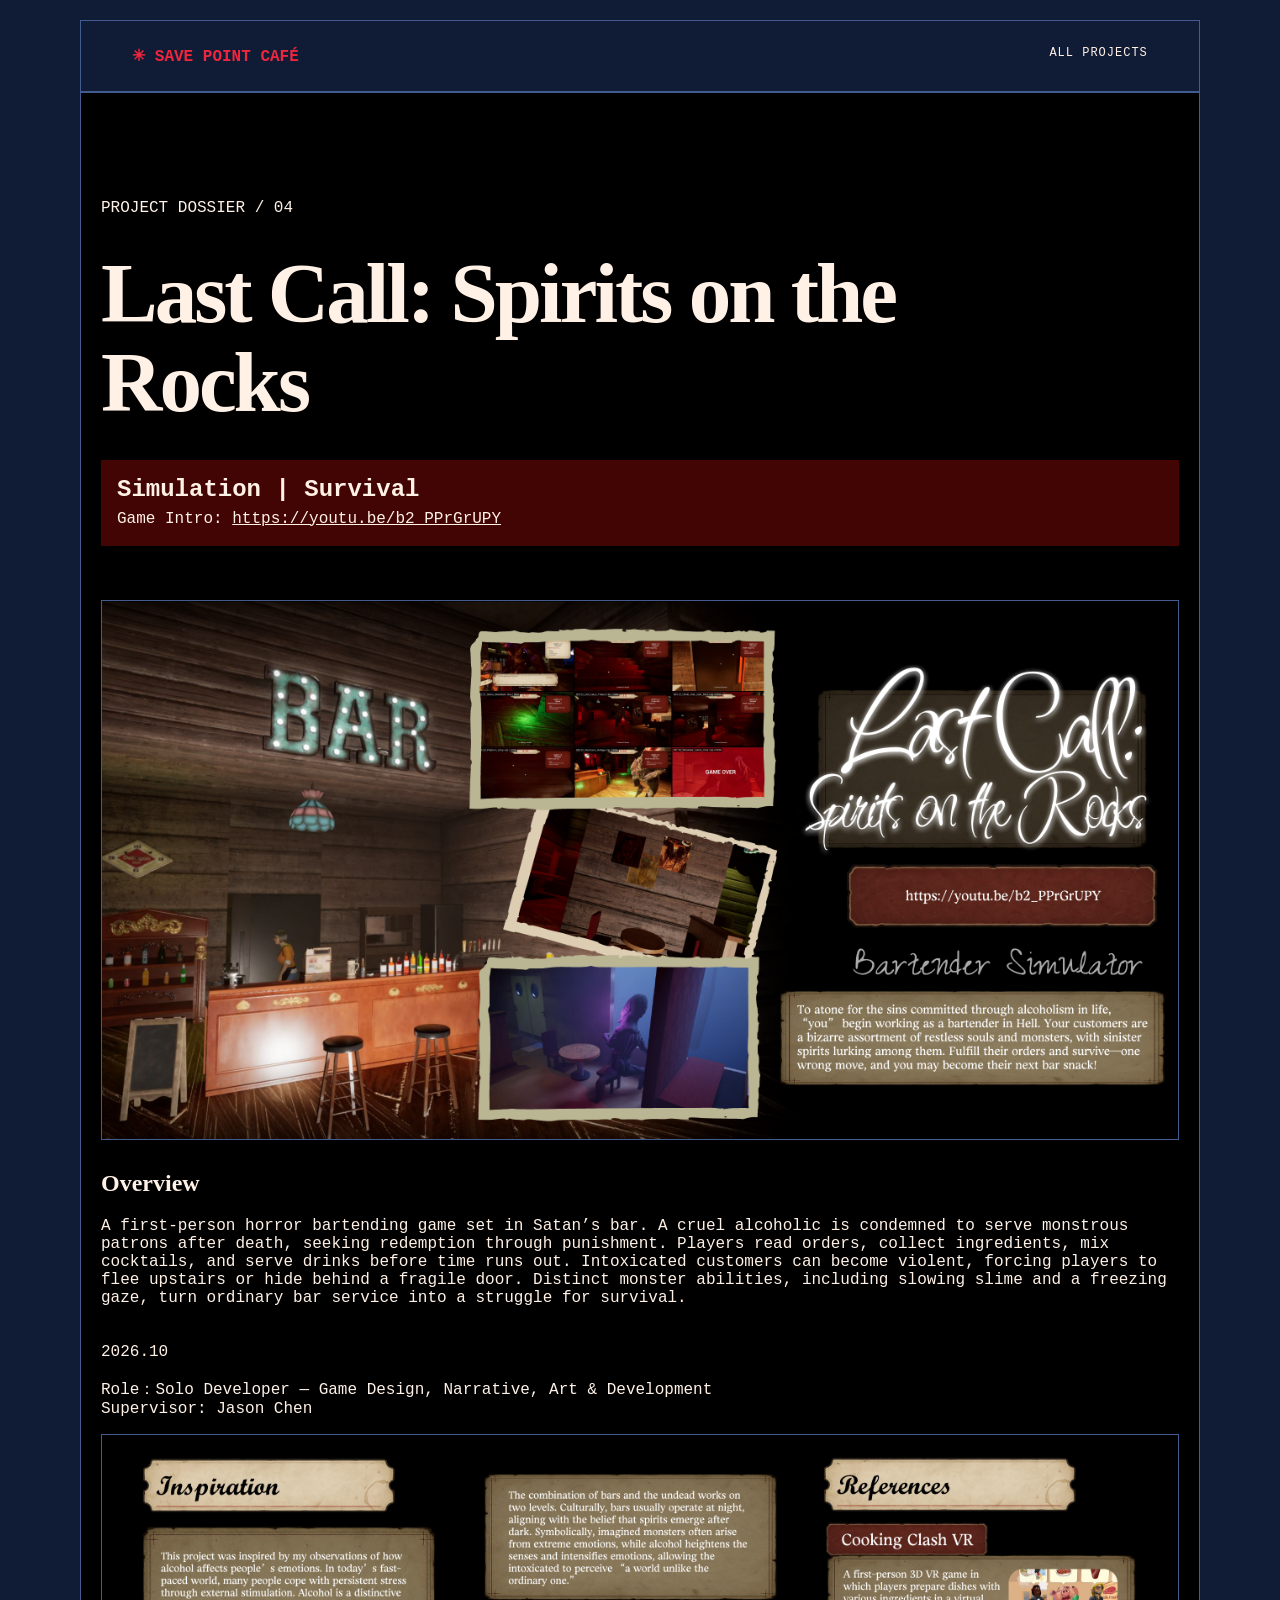
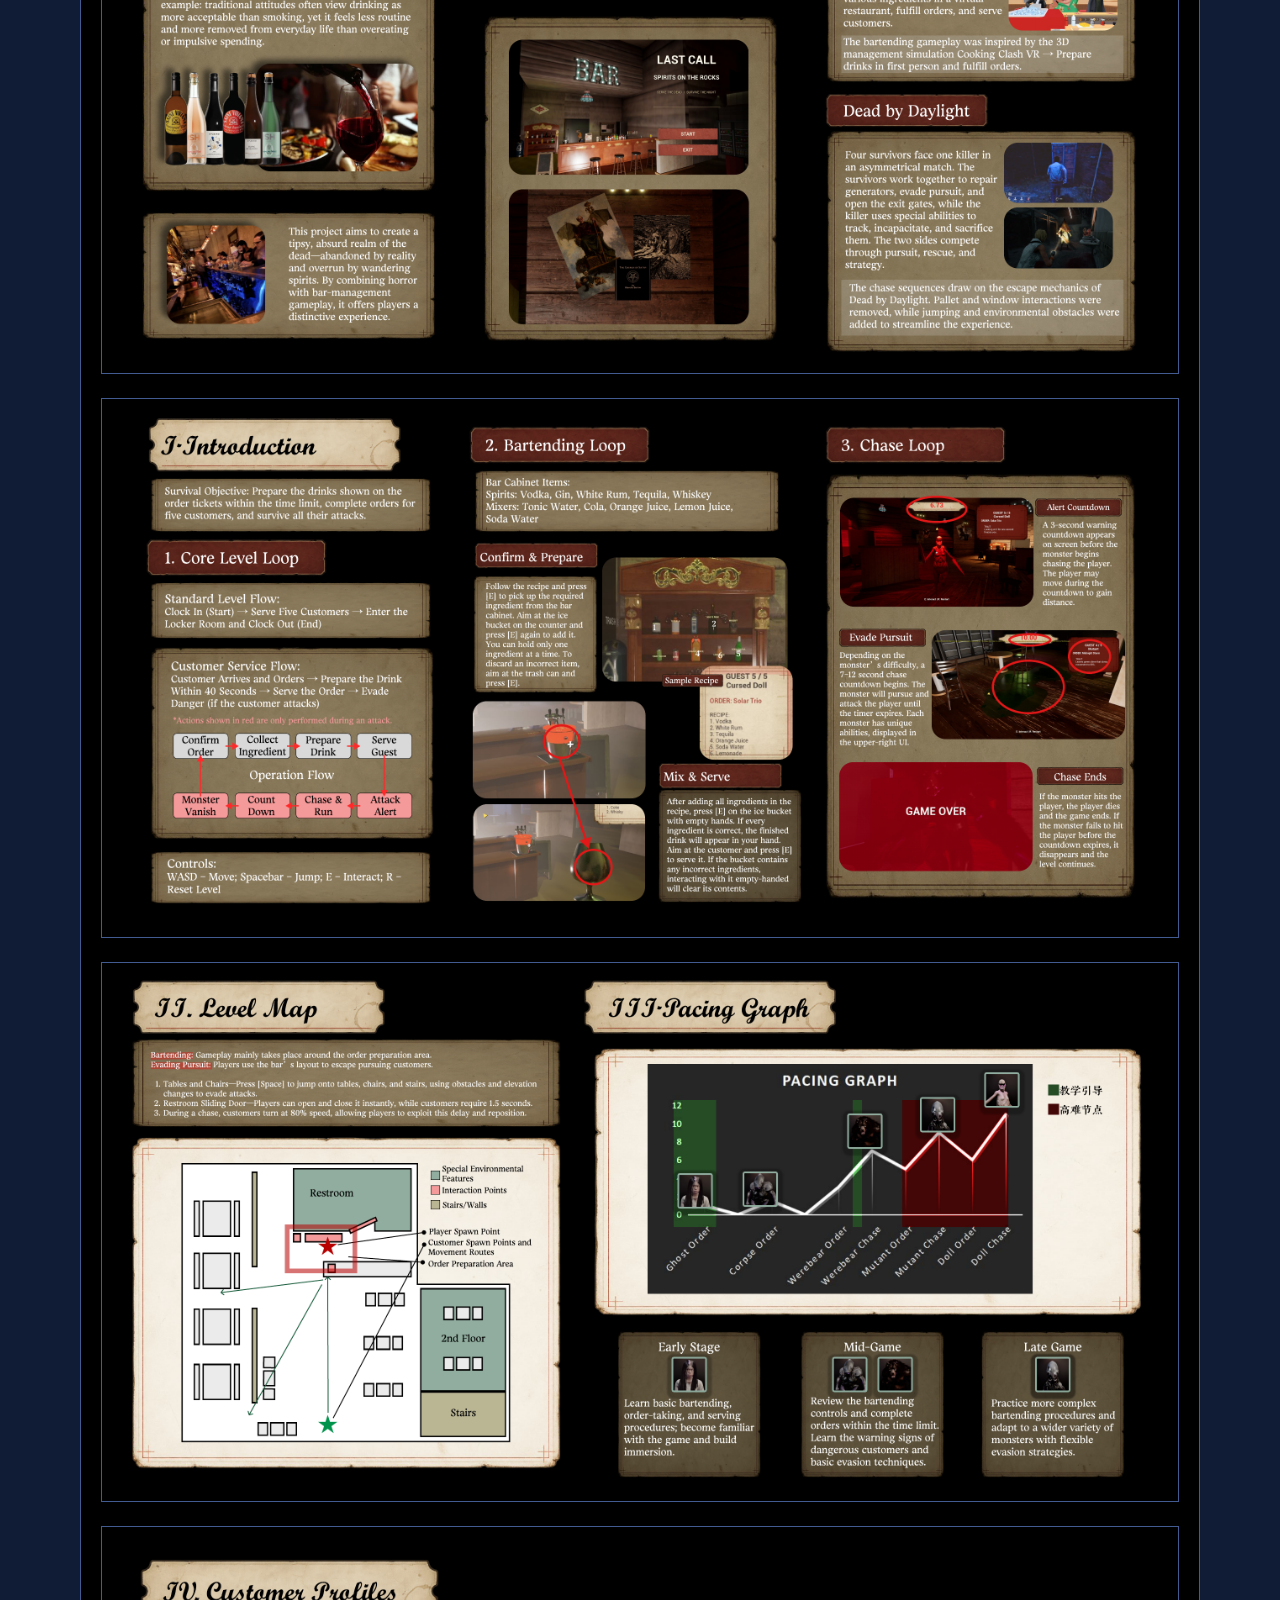
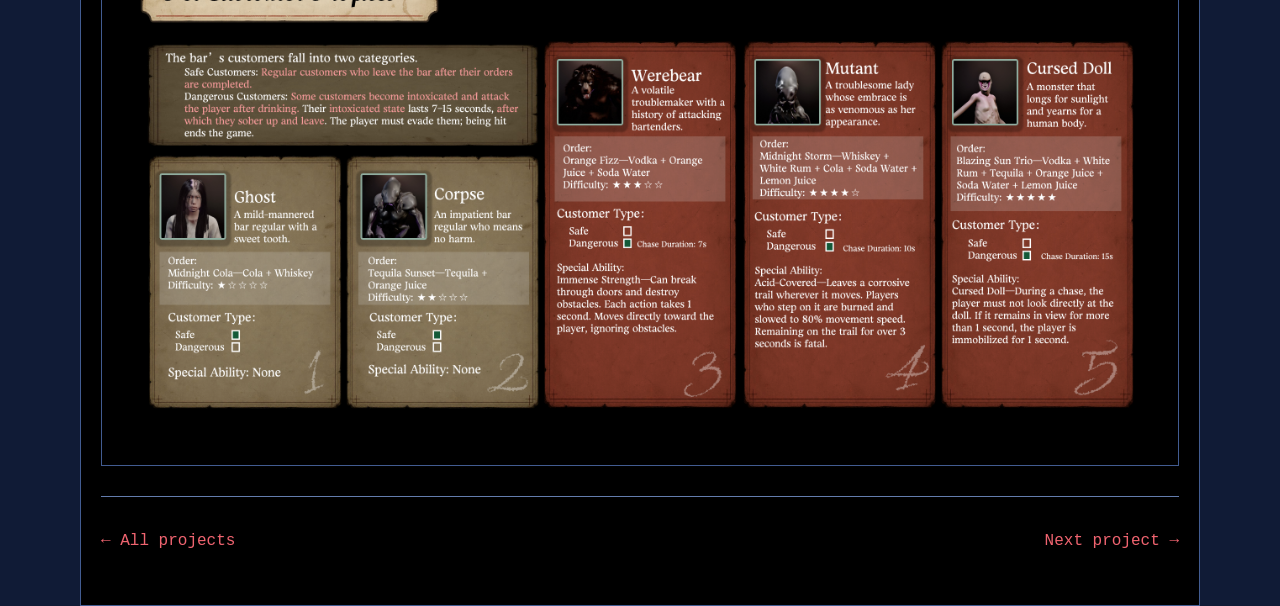
<file: last-call-spirits-on-the-rocks.html>
<!doctype html><html lang="en"><head><meta charset="utf-8"><meta name="viewport" content="width=device-width,initial-scale=1"><title>Last Call: Spirits on the Rocks · Save Point Café</title><style>* { box-sizing: border-box; } body {margin: 0;}*{box-sizing:border-box;}html{scroll-behavior:smooth;}body{margin-top:0px;margin-right:0px;margin-bottom:0px;margin-left:0px;background-position-x:initial;background-position-y:initial;background-repeat:initial;background-attachment:initial;background-origin:initial;background-clip:initial;background-color:rgb(230, 229, 237);color:rgb(38, 32, 57);font-family:Arial, Helvetica, sans-serif;background-image:linear-gradient(rgba(80, 64, 99, 0.035) 1px, transparent 1px), linear-gradient(90deg, rgba(80, 64, 99, 0.035) 1px, transparent 1px);background-size:32px 32px;}a{color:inherit;text-decoration-line:none;text-decoration-thickness:initial;text-decoration-style:initial;text-decoration-color:initial;}header{padding-top:25px;padding-right:4%;padding-bottom:25px;padding-left:4%;display:flex;justify-content:space-between;row-gap:20px;column-gap:20px;border-bottom-width:1px;border-bottom-style:solid;border-bottom-color:rgb(48, 39, 61);}header a:first-child{font-weight:900;}.label, header span, small, header a:last-child{font-family:monospace;font-size:12px;letter-spacing:1px;}main{max-width:1400px;margin-top:auto;margin-right:auto;margin-bottom:auto;margin-left:auto;padding-top:0px;padding-right:4%;padding-bottom:0px;padding-left:4%;}h1{font-size:clamp(55px, 7.5vw, 110px);line-height:0.94;letter-spacing:-6px;margin-top:32px;margin-right:0px;margin-bottom:32px;margin-left:0px;}h1 em{color:rgb(120, 85, 188);font-family:Georgia, serif;font-weight:400;}.orb > span{font-size:140px;line-height:1;color:rgb(89, 66, 114);}.orb p{font-weight:900;font-size:23px;letter-spacing:3px;}.profile span{margin-left:auto;font-style:normal;font-variant-caps:normal;font-variant-ligatures:normal;font-variant-numeric:normal;font-variant-east-asian:normal;font-variant-alternates:normal;font-size-adjust:none;font-language-override:normal;font-kerning:auto;font-optical-sizing:auto;font-feature-settings:normal;font-variation-settings:normal;font-variant-position:normal;font-variant-emoji:normal;font-weight:normal;font-stretch:normal;font-size:11px;line-height:normal;font-family:monospace;color:rgb(114, 83, 131);}.section-title h2{font-size:28px;letter-spacing:-1px;}.section-title span{font-style:normal;font-variant-caps:normal;font-variant-ligatures:normal;font-variant-numeric:normal;font-variant-east-asian:normal;font-variant-alternates:normal;font-size-adjust:none;font-language-override:normal;font-kerning:auto;font-optical-sizing:auto;font-feature-settings:normal;font-variation-settings:normal;font-variant-position:normal;font-variant-emoji:normal;font-weight:normal;font-stretch:normal;font-size:11px;line-height:normal;font-family:monospace;}.art > span{font-style:normal;font-variant-caps:normal;font-variant-ligatures:normal;font-variant-numeric:normal;font-variant-east-asian:normal;font-variant-alternates:normal;font-size-adjust:none;font-language-override:normal;font-kerning:auto;font-optical-sizing:auto;font-feature-settings:normal;font-variation-settings:normal;font-variant-position:normal;font-variant-emoji:normal;font-weight:normal;font-stretch:normal;font-size:150px;line-height:normal;font-family:Georgia;z-index:1;text-shadow:rgba(255, 255, 255, 0.467) 5px 5px;}.art small{position:absolute;bottom:15px;left:15px;font-size:10px;}.c1 .art{background-image:initial;background-position-x:initial;background-position-y:initial;background-size:initial;background-repeat:initial;background-attachment:initial;background-origin:initial;background-clip:initial;background-color:rgb(210, 237, 179);}.c2 .art{background-image:initial;background-position-x:initial;background-position-y:initial;background-size:initial;background-repeat:initial;background-attachment:initial;background-origin:initial;background-clip:initial;background-color:rgb(168, 191, 216);}.c3 .art{background-image:initial;background-position-x:initial;background-position-y:initial;background-size:initial;background-repeat:initial;background-attachment:initial;background-origin:initial;background-clip:initial;background-color:rgb(228, 184, 207);}.c4 .art{background-image:initial;background-position-x:initial;background-position-y:initial;background-size:initial;background-repeat:initial;background-attachment:initial;background-origin:initial;background-clip:initial;background-color:rgb(194, 192, 220);}.card h3{font-size:24px;letter-spacing:-0.7px;margin-top:18px;margin-right:0px;margin-bottom:5px;margin-left:0px;}.card p{font-style:normal;font-variant-caps:normal;font-variant-ligatures:normal;font-variant-numeric:normal;font-variant-east-asian:normal;font-variant-alternates:normal;font-size-adjust:none;font-language-override:normal;font-kerning:auto;font-optical-sizing:auto;font-feature-settings:normal;font-variation-settings:normal;font-variant-position:normal;font-variant-emoji:normal;font-weight:normal;font-stretch:normal;font-size:12px;line-height:normal;font-family:monospace;color:rgb(109, 98, 121);}.card:hover .art > span{transform:rotate(12deg) scale(1.1);transition-behavior:normal;transition-duration:0.25s;transition-timing-function:ease;transition-delay:0s;transition-property:transform;}.button:focus-visible, a:focus-visible{outline-color:rgb(152, 97, 221);outline-style:solid;outline-width:3px;outline-offset:5px;}footer{border-top-width:1px;border-top-style:solid;border-top-color:currentcolor;margin-top:100px;padding-top:50px;padding-right:0px;padding-bottom:30px;padding-left:0px;}footer h2{font-size:clamp(32px, 5vw, 60px);letter-spacing:-2px;}footer small{display:block;margin-top:50px;color:rgb(121, 108, 132);}.project-hero{padding-top:70px;padding-right:0px;padding-bottom:35px;padding-left:0px;}.project-hero h1{font-size:clamp(45px, 7vw, 85px);line-height:1.05;max-width:1000px;}.dossier section{border-top-width:1px;border-top-style:solid;border-top-color:currentcolor;padding-top:20px;padding-right:0px;padding-bottom:20px;padding-left:0px;}.dossier p{line-height:1.8;color:rgb(109, 98, 121);}.project-nav{display:flex;justify-content:space-between;padding-top:35px;padding-right:0px;padding-bottom:35px;padding-left:0px;border-top-width:1px;border-top-style:solid;border-top-color:currentcolor;}body{background-color:rgb(206, 206, 202);background-image:radial-gradient(rgb(133, 133, 127) 1px, transparent 1px);background-size:8px 8px;color:rgb(37, 37, 37);font-family:"Courier New", monospace;}header, main{max-width:1120px;margin-top:auto;margin-right:auto;margin-bottom:auto;margin-left:auto;background-image:initial;background-position-x:initial;background-position-y:initial;background-size:initial;background-repeat:initial;background-attachment:initial;background-origin:initial;background-clip:initial;background-color:rgb(201, 201, 196);}header{margin-top:20px;background-image:linear-gradient(rgb(238, 238, 238), rgb(170, 170, 170), rgb(221, 221, 221));background-position-x:initial;background-position-y:initial;background-size:initial;background-repeat:initial;background-attachment:initial;background-origin:initial;background-clip:initial;background-color:initial;border-top-width:4px;border-right-width:4px;border-bottom-width:4px;border-left-width:4px;border-top-style:ridge;border-right-style:ridge;border-bottom-style:ridge;border-left-style:ridge;border-top-color:rgb(238, 238, 238);border-right-color:rgb(238, 238, 238);border-bottom-color:rgb(238, 238, 238);border-left-color:rgb(238, 238, 238);border-image-source:none;border-image-slice:100%;border-image-width:1;border-image-outset:0;border-image-repeat:stretch;}main{border-top-width:3px;border-right-width:3px;border-bottom-width:3px;border-left-width:3px;border-top-style:ridge;border-right-style:ridge;border-bottom-style:ridge;border-left-style:ridge;border-top-color:rgb(238, 238, 238);border-right-color:rgb(238, 238, 238);border-bottom-color:rgb(238, 238, 238);border-left-color:rgb(238, 238, 238);border-image-source:none;border-image-slice:100%;border-image-width:1;border-image-outset:0;border-image-repeat:stretch;padding-top:20px;padding-right:20px;padding-bottom:20px;padding-left:20px;}h1{font-family:Georgia, serif;font-size:70px;letter-spacing:-3px;text-shadow:rgb(255, 255, 255) 2px 2px;}.label, h1 em{color:rgb(76, 96, 70);}.orb > span{color:rgb(53, 69, 50);}.orb p{font-size:20px;}.profile span{color:rgb(82, 96, 71);}.section-title h2{font-family:Georgia, serif;font-size:24px;}.c1 .art, .c3 .art{background-image:initial !important;background-position-x:initial !important;background-position-y:initial !important;background-size:initial !important;background-repeat:initial !important;background-attachment:initial !important;background-origin:initial !important;background-clip:initial !important;background-color:rgb(170, 165, 174) !important;}.card h3{font-family:Georgia, serif;}.card p, .dossier p{color:rgb(85, 85, 85);}footer{border-top-width:4px;border-right-width:4px;border-bottom-width:4px;border-left-width:4px;border-top-style:ridge;border-right-style:ridge;border-bottom-style:ridge;border-left-style:ridge;border-top-color:rgb(238, 238, 238);border-right-color:rgb(238, 238, 238);border-bottom-color:rgb(238, 238, 238);border-left-color:rgb(238, 238, 238);border-image-source:none;border-image-slice:100%;border-image-width:1;border-image-outset:0;border-image-repeat:stretch;margin-top:25px;padding-top:25px;padding-right:25px;padding-bottom:25px;padding-left:25px;background-image:initial;background-position-x:initial;background-position-y:initial;background-size:initial;background-repeat:initial;background-attachment:initial;background-origin:initial;background-clip:initial;background-color:rgb(216, 216, 209);}footer h2{font-family:Georgia, serif;font-size:40px;}.project-cover{border-top-width:4px;border-right-width:4px;border-bottom-width:4px;border-left-width:4px;border-top-style:ridge;border-right-style:ridge;border-bottom-style:ridge;border-left-style:ridge;border-top-color:rgb(238, 238, 238);border-right-color:rgb(238, 238, 238);border-bottom-color:rgb(238, 238, 238);border-left-color:rgb(238, 238, 238);border-image-source:none;border-image-slice:100%;border-image-width:1;border-image-outset:0;border-image-repeat:stretch;background-image:initial;background-position-x:initial;background-position-y:initial;background-size:initial;background-repeat:initial;background-attachment:initial;background-origin:initial;background-clip:initial;background-color:rgb(0, 0, 0);}.project-cover img{display:block;width:100%;height:auto;}.art.has-cover img{display:block;width:100%;height:100%;object-fit:contain;}.portfolio-pages{margin-top:30px;margin-right:0px;margin-bottom:30px;margin-left:0px;}.portfolio-pages > h2{font-family:Georgia, serif;}.portfolio-pages figure{margin-top:0px;margin-right:0px;margin-bottom:24px;margin-left:0px;border-top-width:4px;border-right-width:4px;border-bottom-width:4px;border-left-width:4px;border-top-style:ridge;border-right-style:ridge;border-bottom-style:ridge;border-left-style:ridge;border-top-color:rgb(238, 238, 238);border-right-color:rgb(238, 238, 238);border-bottom-color:rgb(238, 238, 238);border-left-color:rgb(238, 238, 238);border-image-source:none;border-image-slice:100%;border-image-width:1;border-image-outset:0;border-image-repeat:stretch;background-image:initial;background-position-x:initial;background-position-y:initial;background-size:initial;background-repeat:initial;background-attachment:initial;background-origin:initial;background-clip:initial;background-color:rgb(8, 37, 113);}.portfolio-pages img{display:block;width:100%;height:auto;}.portfolio-pages a{display:block;cursor:zoom-in;}.portfolio-pages figcaption{padding-top:10px;padding-right:14px;padding-bottom:10px;padding-left:14px;background-image:linear-gradient(rgb(238, 238, 238), rgb(187, 187, 187));background-position-x:initial;background-position-y:initial;background-size:initial;background-repeat:initial;background-attachment:initial;background-origin:initial;background-clip:initial;background-color:initial;font-size:12px;}.portfolio-pages a:focus-visible{outline-color:rgb(255, 255, 255);outline-style:solid;outline-width:3px;outline-offset:2px;}.grid .card:first-child{grid-column-start:1;grid-column-end:-1;}.grid .card:first-child .art{height:auto;aspect-ratio:2 / 1;}.grid .card:first-child h3{font-size:30px;}.grid .card:last-child{grid-column-start:auto;grid-column-end:auto;}.grid .card:last-child .art{height:240px;}.grid .card:first-child .art img{height:100%;width:100%;object-fit:contain;}:root{--ward-blue:#082773;--ward-dark:#101b36;--ward-red:#ff4943;--ward-paper:#fff1e6;--ward-edge:#526da5;}body{background-color:var(--ward-dark);background-image:radial-gradient(rgba(255, 73, 67, 0.25) 1px, transparent 1px);color:var(--ward-paper);}header{background-image:linear-gradient(rgb(39, 63, 120), rgb(16, 27, 54));background-position-x:initial;background-position-y:initial;background-size:initial;background-repeat:initial;background-attachment:initial;background-origin:initial;background-clip:initial;background-color:initial;border-top-color:rgb(99, 123, 173);border-right-color:rgb(99, 123, 173);border-bottom-color:rgb(99, 123, 173);border-left-color:rgb(99, 123, 173);}header a:first-child{color:var(--ward-red);}h1{color:var(--ward-paper);text-shadow:rgb(9, 21, 44) 3px 3px;}.label, h1 em{color:var(--ward-red);}.orb > span{color:rgb(16, 35, 73);text-shadow:rgb(255, 149, 136) 2px 2px;}.orb p, .orb small{color:var(--ward-paper);}.profile b, .profile span{color:rgb(255, 145, 132);}.section-title h2{color:var(--ward-paper);}.grid .card{background-image:initial;background-position-x:initial;background-position-y:initial;background-size:initial;background-repeat:initial;background-attachment:initial;background-origin:initial;background-clip:initial;background-color:rgb(17, 31, 64);}.c1 .art, .c3 .art{background-image:initial !important;background-position-x:initial !important;background-position-y:initial !important;background-size:initial !important;background-repeat:initial !important;background-attachment:initial !important;background-origin:initial !important;background-clip:initial !important;background-color:rgb(112, 40, 55) !important;}.art > span{color:var(--ward-red);text-shadow:rgb(7, 17, 38) 4px 4px;}.art small{color:rgb(255, 241, 230);}.card h3{color:rgb(255, 119, 112);}.card p{color:rgb(210, 220, 241);}footer h2{color:var(--ward-red);}footer small{color:rgb(187, 201, 231);}.project-cover, .portfolio-pages figure{background-image:initial;background-position-x:initial;background-position-y:initial;background-size:initial;background-repeat:initial;background-attachment:initial;background-origin:initial;background-clip:initial;background-color:rgb(8, 14, 33);}.portfolio-pages figcaption{background-image:linear-gradient(rgb(180, 52, 57), rgb(121, 35, 49));background-position-x:initial;background-position-y:initial;background-size:initial;background-repeat:initial;background-attachment:initial;background-origin:initial;background-clip:initial;background-color:initial;color:var(--ward-paper);}.project-nav, .dossier section{border-top-color:rgb(99, 124, 173);border-right-color:rgb(99, 124, 173);border-bottom-color:rgb(99, 124, 173);border-left-color:rgb(99, 124, 173);}.dossier p{color:rgb(216, 225, 245);}.dossier aside a{color:var(--ward-paper);background-image:initial;background-position-x:initial;background-position-y:initial;background-size:initial;background-repeat:initial;background-attachment:initial;background-origin:initial;background-clip:initial;background-color:rgb(32, 63, 123);border-top-color:rgb(113, 137, 183);border-right-color:rgb(113, 137, 183);border-bottom-color:rgb(113, 137, 183);border-left-color:rgb(113, 137, 183);}.button:focus-visible, a:focus-visible{outline-color:rgb(255, 176, 163);}.project-nav a{color:rgb(255, 154, 142);}::selection{background-image:initial;background-position-x:initial;background-position-y:initial;background-size:initial;background-repeat:initial;background-attachment:initial;background-origin:initial;background-clip:initial;background-color:rgb(255, 73, 67);color:rgb(16, 27, 54);}:root{--ward-red:#d9142b;}body{background-image:none;}.section-title, header, .portfolio-pages figcaption{background-image:none;}header{background-image:initial;background-position-x:initial;background-position-y:initial;background-size:initial;background-repeat:initial;background-attachment:initial;background-origin:initial;background-clip:initial;background-color:rgb(16, 27, 54);}.project-cover{border-top-style:solid;border-right-style:solid;border-bottom-style:solid;border-left-style:solid;border-top-width:1px;border-right-width:1px;border-bottom-width:1px;border-left-width:1px;}.placeholder, header, main, .grid .card, .portfolio-pages figure, footer, .dossier aside a{border-top-style:solid;border-right-style:solid;border-bottom-style:solid;border-left-style:solid;border-top-width:1px;border-right-width:1px;border-bottom-width:1px;border-left-width:1px;}.project-cover{border-top-color:rgb(66, 92, 145);border-right-color:rgb(66, 92, 145);border-bottom-color:rgb(66, 92, 145);border-left-color:rgb(66, 92, 145);}.placeholder, header, main, .grid .card, .portfolio-pages figure, footer{border-top-color:rgb(66, 92, 145);border-right-color:rgb(66, 92, 145);border-bottom-color:rgb(66, 92, 145);border-left-color:rgb(66, 92, 145);}.orb > span{color:rgb(16, 27, 54);text-shadow:none;}.orb p, .orb small{color:rgb(255, 241, 230);}h1, .art > span{text-shadow:none;}.section-title, .portfolio-pages figcaption{background-image:initial;background-position-x:initial;background-position-y:initial;background-size:initial;background-repeat:initial;background-attachment:initial;background-origin:initial;background-clip:initial;background-color:rgb(189, 16, 40);border-top-color:rgb(189, 16, 40);border-right-color:rgb(189, 16, 40);border-bottom-color:rgb(189, 16, 40);border-left-color:rgb(189, 16, 40);}.card h3{color:rgb(241, 69, 85);}.profile b, .profile span, .project-nav a{color:rgb(240, 100, 112);}.label, header a:first-child, h1 em, footer h2{color:rgb(239, 38, 61);}.dossier section{border-top-style:solid;border-top-width:1px;}.dossier aside a{background-image:initial;background-position-x:initial;background-position-y:initial;background-size:initial;background-repeat:initial;background-attachment:initial;background-origin:initial;background-clip:initial;background-color:rgb(23, 53, 108);}.card:hover .art > span{transform:none;}.portfolio-pages a:focus-visible{outline-color:rgb(255, 123, 135);}.section-title, .portfolio-pages figcaption{background-image:initial;background-position-x:initial;background-position-y:initial;background-size:initial;background-repeat:initial;background-attachment:initial;background-origin:initial;background-clip:initial;background-color:rgb(148, 11, 33);border-top-color:rgb(148, 11, 33);border-right-color:rgb(148, 11, 33);border-bottom-color:rgb(148, 11, 33);border-left-color:rgb(148, 11, 33);}#i0e6k{background-color:#000000;}#i6wwj{padding:16px;background-color:#430404;}#ip7o4{font-weight:400;}@media (max-width: 700px){header span{display:none;}header{font-size:12px;}h1{letter-spacing:-3px;}.orb > span{font-size:100px;}.profile span{display:block;}.project-hero h1{letter-spacing:-2px;}h1{font-size:50px;}.project-hero h1{font-size:43px;}.grid .card:first-child .art{aspect-ratio:2 / 1;height:auto;}.grid .card:last-child .art{height:220px;}.grid .card:first-child h3{font-size:26px;}}</style></head><body><body id="i64k"><header><a href="index.html">✳ SAVE POINT CAFÉ</a><a href="index.html#projects">ALL PROJECTS</a></header><main id="i0e6k"><section class="project-hero"><p id="iuun9">PROJECT DOSSIER / 04</p><h1>Last Call: Spirits on the Rocks</h1><h2 id="i6wwj">Simulation | Survival<br/><font size="3"><span id="ip7o4">Game Intro: <a href="https://youtu.be/b2_PPrGrUPY" target="_blank" rel="noopener noreferrer" style="text-decoration:underline;overflow-wrap:anywhere">https://youtu.be/b2_PPrGrUPY</a></span></font></h2></section><div class="project-cover"><a href="last-call-frame-52.png" target="_blank" rel="noopener"><img src="last-call-frame-52.png" alt="Last Call: Spirits on the Rocks cover"/></a></div><section class="portfolio-pages"><h2 id="ipl3g">Overview</h2><p id="i5sa4"><p data-pm-slice="1 1 []" id="i2jil">A first-person horror bartending game set in Satan’s bar. A cruel alcoholic is condemned to serve monstrous patrons after death, seeking redemption through punishment. Players read orders, collect ingredients, mix cocktails, and serve drinks before time runs out. Intoxicated customers can become violent, forcing players to flee upstairs or hide behind a fragile door. Distinct monster abilities, including slowing slime and a freezing gaze, turn ordinary bar service into a struggle for survival.<br/><br/><br/>2026.10<br/><br/>Role：Solo Developer — Game Design, Narrative, Art &amp; Development<br/>Supervisor: Jason Chen</p></p><figure><a href="last-call-frame-53.png" target="_blank" rel="noopener" aria-label="View Inspiration"><img src="last-call-frame-53.png" alt="Last Call: Spirits on the Rocks — Inspiration" loading="lazy"/></a></figure><figure><a href="last-call-frame-54.png" target="_blank" rel="noopener" aria-label="View Mechanics &amp; Loops"><img src="last-call-frame-54.png" alt="Last Call: Spirits on the Rocks — Mechanics &amp; Loops" loading="lazy"/></a></figure><figure><a href="last-call-frame-55.png" target="_blank" rel="noopener" aria-label="View Level Designer"><img src="last-call-frame-55.png" alt="Last Call: Spirits on the Rocks — Level Designer" loading="lazy"/></a></figure><figure><a href="last-call-frame-56.png" target="_blank" rel="noopener" aria-label="View Character Profiles"><img src="last-call-frame-56.png" alt="Last Call: Spirits on the Rocks — Character Profiles" loading="lazy"/></a></figure></section><nav class="project-nav"><a href="index.html#projects">← All projects</a><a href="one-last-dance.html">Next project →</a></nav></main></body></body></html>
</file>
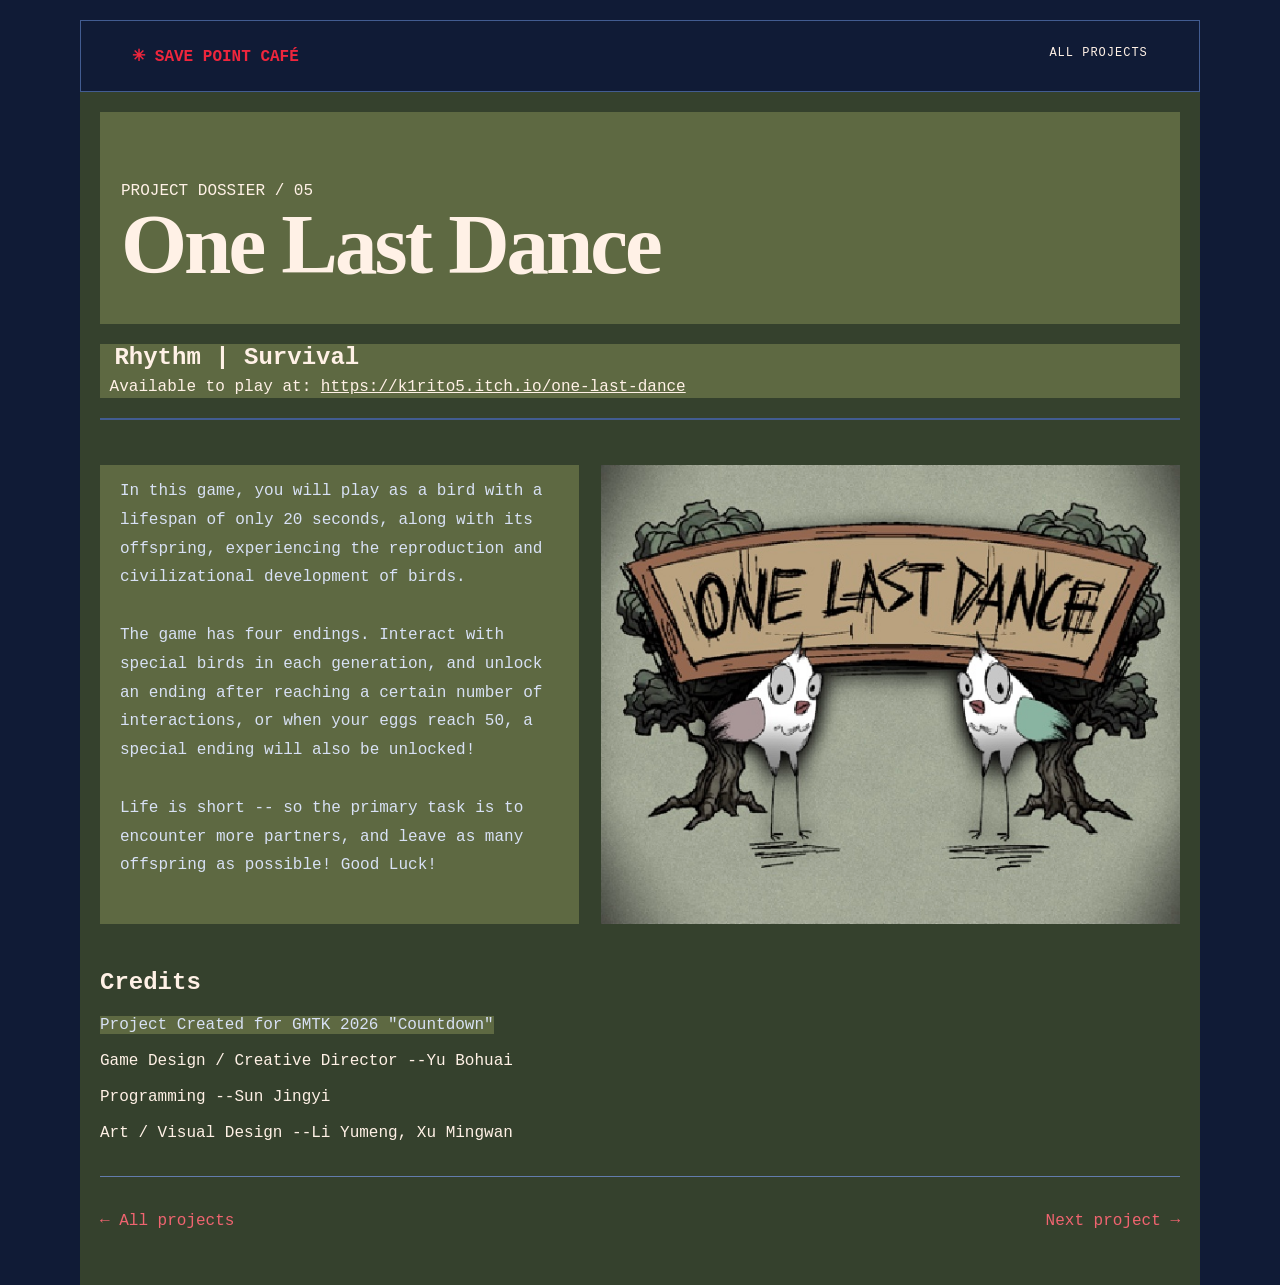
<file: one-last-dance.html>
<!doctype html><html lang="en"><head><meta charset="utf-8"><meta name="viewport" content="width=device-width,initial-scale=1"><title>One Last Dance · Save Point Café</title><style>* { box-sizing: border-box; } body {margin: 0;}*{box-sizing:border-box;}html{scroll-behavior:smooth;}body{margin-top:0px;margin-right:0px;margin-bottom:0px;margin-left:0px;background-position-x:initial;background-position-y:initial;background-repeat:initial;background-attachment:initial;background-origin:initial;background-clip:initial;background-color:rgb(230, 229, 237);color:rgb(38, 32, 57);font-family:Arial, Helvetica, sans-serif;background-image:linear-gradient(rgba(80, 64, 99, 0.035) 1px, transparent 1px), linear-gradient(90deg, rgba(80, 64, 99, 0.035) 1px, transparent 1px);background-size:32px 32px;}a{color:inherit;text-decoration-line:none;text-decoration-thickness:initial;text-decoration-style:initial;text-decoration-color:initial;}header{padding-top:25px;padding-right:4%;padding-bottom:25px;padding-left:4%;display:flex;justify-content:space-between;row-gap:20px;column-gap:20px;border-bottom-width:1px;border-bottom-style:solid;border-bottom-color:rgb(48, 39, 61);}header a:first-child{font-weight:900;}.label, header span, small, header a:last-child{font-family:monospace;font-size:12px;letter-spacing:1px;}main{max-width:1400px;margin-top:auto;margin-right:auto;margin-bottom:auto;margin-left:auto;padding-top:0px;padding-right:4%;padding-bottom:0px;padding-left:4%;}h1{font-size:clamp(55px, 7.5vw, 110px);line-height:0.94;letter-spacing:-6px;margin-top:32px;margin-right:0px;margin-bottom:32px;margin-left:0px;}h1 em{color:rgb(120, 85, 188);font-family:Georgia, serif;font-weight:400;}.orb > span{font-size:140px;line-height:1;color:rgb(89, 66, 114);}.orb p{font-weight:900;font-size:23px;letter-spacing:3px;}.profile span{margin-left:auto;font-style:normal;font-variant-caps:normal;font-variant-ligatures:normal;font-variant-numeric:normal;font-variant-east-asian:normal;font-variant-alternates:normal;font-size-adjust:none;font-language-override:normal;font-kerning:auto;font-optical-sizing:auto;font-feature-settings:normal;font-variation-settings:normal;font-variant-position:normal;font-variant-emoji:normal;font-weight:normal;font-stretch:normal;font-size:11px;line-height:normal;font-family:monospace;color:rgb(114, 83, 131);}.section-title h2{font-size:28px;letter-spacing:-1px;}.section-title span{font-style:normal;font-variant-caps:normal;font-variant-ligatures:normal;font-variant-numeric:normal;font-variant-east-asian:normal;font-variant-alternates:normal;font-size-adjust:none;font-language-override:normal;font-kerning:auto;font-optical-sizing:auto;font-feature-settings:normal;font-variation-settings:normal;font-variant-position:normal;font-variant-emoji:normal;font-weight:normal;font-stretch:normal;font-size:11px;line-height:normal;font-family:monospace;}.art > span{font-style:normal;font-variant-caps:normal;font-variant-ligatures:normal;font-variant-numeric:normal;font-variant-east-asian:normal;font-variant-alternates:normal;font-size-adjust:none;font-language-override:normal;font-kerning:auto;font-optical-sizing:auto;font-feature-settings:normal;font-variation-settings:normal;font-variant-position:normal;font-variant-emoji:normal;font-weight:normal;font-stretch:normal;font-size:150px;line-height:normal;font-family:Georgia;z-index:1;text-shadow:rgba(255, 255, 255, 0.467) 5px 5px;}.art small{position:absolute;bottom:15px;left:15px;font-size:10px;}.c1 .art{background-image:initial;background-position-x:initial;background-position-y:initial;background-size:initial;background-repeat:initial;background-attachment:initial;background-origin:initial;background-clip:initial;background-color:rgb(210, 237, 179);}.c2 .art{background-image:initial;background-position-x:initial;background-position-y:initial;background-size:initial;background-repeat:initial;background-attachment:initial;background-origin:initial;background-clip:initial;background-color:rgb(168, 191, 216);}.c3 .art{background-image:initial;background-position-x:initial;background-position-y:initial;background-size:initial;background-repeat:initial;background-attachment:initial;background-origin:initial;background-clip:initial;background-color:rgb(228, 184, 207);}.c4 .art{background-image:initial;background-position-x:initial;background-position-y:initial;background-size:initial;background-repeat:initial;background-attachment:initial;background-origin:initial;background-clip:initial;background-color:rgb(194, 192, 220);}.card h3{font-size:24px;letter-spacing:-0.7px;margin-top:18px;margin-right:0px;margin-bottom:5px;margin-left:0px;}.card p{font-style:normal;font-variant-caps:normal;font-variant-ligatures:normal;font-variant-numeric:normal;font-variant-east-asian:normal;font-variant-alternates:normal;font-size-adjust:none;font-language-override:normal;font-kerning:auto;font-optical-sizing:auto;font-feature-settings:normal;font-variation-settings:normal;font-variant-position:normal;font-variant-emoji:normal;font-weight:normal;font-stretch:normal;font-size:12px;line-height:normal;font-family:monospace;color:rgb(109, 98, 121);}.card:hover .art > span{transform:rotate(12deg) scale(1.1);transition-behavior:normal;transition-duration:0.25s;transition-timing-function:ease;transition-delay:0s;transition-property:transform;}.button:focus-visible, a:focus-visible{outline-color:rgb(152, 97, 221);outline-style:solid;outline-width:3px;outline-offset:5px;}footer{border-top-width:1px;border-top-style:solid;border-top-color:currentcolor;margin-top:100px;padding-top:50px;padding-right:0px;padding-bottom:30px;padding-left:0px;}footer h2{font-size:clamp(32px, 5vw, 60px);letter-spacing:-2px;}footer small{display:block;margin-top:50px;color:rgb(121, 108, 132);}.project-hero{padding-top:70px;padding-right:0px;padding-bottom:35px;padding-left:0px;background-color:#5e6942;}.project-hero h1{font-size:clamp(45px, 7vw, 85px);line-height:1.05;max-width:1000px;}.dossier{display:grid;grid-template-columns:1fr 2fr;row-gap:40px;column-gap:40px;margin-top:45px;margin-right:0px;margin-bottom:45px;margin-left:0px;}.dossier section{border-top-width:1px;border-top-style:solid;border-top-color:currentcolor;padding-top:20px;padding-right:0px;padding-bottom:20px;padding-left:0px;}.dossier p{line-height:1.8;color:rgb(109, 98, 121);}.project-nav{display:flex;justify-content:space-between;padding-top:35px;padding-right:0px;padding-bottom:35px;padding-left:0px;border-top-width:1px;border-top-style:solid;border-top-color:currentcolor;}body{background-color:rgb(206, 206, 202);background-image:radial-gradient(rgb(133, 133, 127) 1px, transparent 1px);background-size:8px 8px;color:rgb(37, 37, 37);font-family:"Courier New", monospace;}header, main{max-width:1120px;margin-top:auto;margin-right:auto;margin-bottom:auto;margin-left:auto;background-image:initial;background-position-x:initial;background-position-y:initial;background-size:initial;background-repeat:initial;background-attachment:initial;background-origin:initial;background-clip:initial;background-color:rgb(201, 201, 196);}header{margin-top:20px;background-image:linear-gradient(rgb(238, 238, 238), rgb(170, 170, 170), rgb(221, 221, 221));background-position-x:initial;background-position-y:initial;background-size:initial;background-repeat:initial;background-attachment:initial;background-origin:initial;background-clip:initial;background-color:initial;border-top-width:4px;border-right-width:4px;border-bottom-width:4px;border-left-width:4px;border-top-style:ridge;border-right-style:ridge;border-bottom-style:ridge;border-left-style:ridge;border-top-color:rgb(238, 238, 238);border-right-color:rgb(238, 238, 238);border-bottom-color:rgb(238, 238, 238);border-left-color:rgb(238, 238, 238);border-image-source:none;border-image-slice:100%;border-image-width:1;border-image-outset:0;border-image-repeat:stretch;}main{border-top-width:3px;border-right-width:3px;border-bottom-width:3px;border-left-width:3px;border-top-style:ridge;border-right-style:ridge;border-bottom-style:ridge;border-left-style:ridge;border-top-color:rgb(238, 238, 238);border-right-color:rgb(238, 238, 238);border-bottom-color:rgb(238, 238, 238);border-left-color:rgb(238, 238, 238);border-image-source:none;border-image-slice:100%;border-image-width:1;border-image-outset:0;border-image-repeat:stretch;padding-top:20px;padding-right:20px;padding-bottom:20px;padding-left:20px;}h1{font-family:Georgia, serif;font-size:70px;letter-spacing:-3px;text-shadow:rgb(255, 255, 255) 2px 2px;}.label, h1 em{color:rgb(76, 96, 70);}.orb > span{color:rgb(53, 69, 50);}.orb p{font-size:20px;}.profile span{color:rgb(82, 96, 71);}.section-title h2{font-family:Georgia, serif;font-size:24px;}.c1 .art, .c3 .art{background-image:initial !important;background-position-x:initial !important;background-position-y:initial !important;background-size:initial !important;background-repeat:initial !important;background-attachment:initial !important;background-origin:initial !important;background-clip:initial !important;background-color:rgb(170, 165, 174) !important;}.card h3{font-family:Georgia, serif;}.card p, .dossier p{color:rgb(85, 85, 85);}footer{border-top-width:4px;border-right-width:4px;border-bottom-width:4px;border-left-width:4px;border-top-style:ridge;border-right-style:ridge;border-bottom-style:ridge;border-left-style:ridge;border-top-color:rgb(238, 238, 238);border-right-color:rgb(238, 238, 238);border-bottom-color:rgb(238, 238, 238);border-left-color:rgb(238, 238, 238);border-image-source:none;border-image-slice:100%;border-image-width:1;border-image-outset:0;border-image-repeat:stretch;margin-top:25px;padding-top:25px;padding-right:25px;padding-bottom:25px;padding-left:25px;background-image:initial;background-position-x:initial;background-position-y:initial;background-size:initial;background-repeat:initial;background-attachment:initial;background-origin:initial;background-clip:initial;background-color:rgb(216, 216, 209);}footer h2{font-family:Georgia, serif;font-size:40px;}.project-cover{border-top-width:4px;border-right-width:4px;border-bottom-width:4px;border-left-width:4px;border-top-style:ridge;border-right-style:ridge;border-bottom-style:ridge;border-left-style:ridge;border-top-color:rgb(238, 238, 238);border-right-color:rgb(238, 238, 238);border-bottom-color:rgb(238, 238, 238);border-left-color:rgb(238, 238, 238);border-image-source:none;border-image-slice:100%;border-image-width:1;border-image-outset:0;border-image-repeat:stretch;background-image:initial;background-position-x:initial;background-position-y:initial;background-size:initial;background-repeat:initial;background-attachment:initial;background-origin:initial;background-clip:initial;}.project-cover img{display:block;width:100%;height:auto;}.art.has-cover img{display:block;width:100%;height:100%;object-fit:contain;}.portfolio-pages > h2{font-family:Georgia, serif;}.portfolio-pages figure{margin-top:0px;margin-right:0px;margin-bottom:24px;margin-left:0px;border-top-width:4px;border-right-width:4px;border-bottom-width:4px;border-left-width:4px;border-top-style:ridge;border-right-style:ridge;border-bottom-style:ridge;border-left-style:ridge;border-top-color:rgb(238, 238, 238);border-right-color:rgb(238, 238, 238);border-bottom-color:rgb(238, 238, 238);border-left-color:rgb(238, 238, 238);border-image-source:none;border-image-slice:100%;border-image-width:1;border-image-outset:0;border-image-repeat:stretch;background-image:initial;background-position-x:initial;background-position-y:initial;background-size:initial;background-repeat:initial;background-attachment:initial;background-origin:initial;background-clip:initial;background-color:rgb(8, 37, 113);}.portfolio-pages img{display:block;width:100%;height:auto;}.portfolio-pages a{display:block;cursor:zoom-in;}.portfolio-pages figcaption{padding-top:10px;padding-right:14px;padding-bottom:10px;padding-left:14px;background-image:linear-gradient(rgb(238, 238, 238), rgb(187, 187, 187));background-position-x:initial;background-position-y:initial;background-size:initial;background-repeat:initial;background-attachment:initial;background-origin:initial;background-clip:initial;background-color:initial;font-size:12px;}.portfolio-pages a:focus-visible{outline-color:rgb(255, 255, 255);outline-style:solid;outline-width:3px;outline-offset:2px;}.grid .card:first-child{grid-column-start:1;grid-column-end:-1;}.grid .card:first-child .art{height:auto;aspect-ratio:2 / 1;}.grid .card:first-child h3{font-size:30px;}.grid .card:last-child{grid-column-start:auto;grid-column-end:auto;}.grid .card:last-child .art{height:240px;}.grid .card:first-child .art img{height:100%;width:100%;object-fit:contain;}:root{--ward-blue:#082773;--ward-dark:#101b36;--ward-red:#ff4943;--ward-paper:#fff1e6;--ward-edge:#526da5;}body{background-color:var(--ward-dark);background-image:radial-gradient(rgba(255, 73, 67, 0.25) 1px, transparent 1px);color:var(--ward-paper);}header{background-image:linear-gradient(rgb(39, 63, 120), rgb(16, 27, 54));background-position-x:initial;background-position-y:initial;background-size:initial;background-repeat:initial;background-attachment:initial;background-origin:initial;background-clip:initial;background-color:initial;border-top-color:rgb(99, 123, 173);border-right-color:rgb(99, 123, 173);border-bottom-color:rgb(99, 123, 173);border-left-color:rgb(99, 123, 173);}header a:first-child{color:var(--ward-red);}h1{color:var(--ward-paper);text-shadow:rgb(9, 21, 44) 3px 3px;}.label, h1 em{color:var(--ward-red);}.orb > span{color:rgb(16, 35, 73);text-shadow:rgb(255, 149, 136) 2px 2px;}.orb p, .orb small{color:var(--ward-paper);}.profile b, .profile span{color:rgb(255, 145, 132);}.section-title h2{color:var(--ward-paper);}.grid .card{background-image:initial;background-position-x:initial;background-position-y:initial;background-size:initial;background-repeat:initial;background-attachment:initial;background-origin:initial;background-clip:initial;background-color:rgb(17, 31, 64);}.c1 .art, .c3 .art{background-image:initial !important;background-position-x:initial !important;background-position-y:initial !important;background-size:initial !important;background-repeat:initial !important;background-attachment:initial !important;background-origin:initial !important;background-clip:initial !important;background-color:rgb(112, 40, 55) !important;}.art > span{color:var(--ward-red);text-shadow:rgb(7, 17, 38) 4px 4px;}.art small{color:rgb(255, 241, 230);}.card h3{color:rgb(255, 119, 112);}.card p{color:rgb(210, 220, 241);}footer h2{color:var(--ward-red);}footer small{color:rgb(187, 201, 231);}.project-cover, .portfolio-pages figure{background-image:initial;background-position-x:initial;background-position-y:initial;background-size:initial;background-repeat:initial;background-attachment:initial;background-origin:initial;background-clip:initial;background-color:rgb(8, 14, 33);}.portfolio-pages figcaption{background-image:linear-gradient(rgb(180, 52, 57), rgb(121, 35, 49));background-position-x:initial;background-position-y:initial;background-size:initial;background-repeat:initial;background-attachment:initial;background-origin:initial;background-clip:initial;background-color:initial;color:var(--ward-paper);}.project-nav, .dossier section{border-top-color:rgb(99, 124, 173);border-right-color:rgb(99, 124, 173);border-bottom-color:rgb(99, 124, 173);border-left-color:rgb(99, 124, 173);}.dossier p{color:rgb(216, 225, 245);}.dossier aside a{color:var(--ward-paper);background-image:initial;background-position-x:initial;background-position-y:initial;background-size:initial;background-repeat:initial;background-attachment:initial;background-origin:initial;background-clip:initial;background-color:rgb(32, 63, 123);border-top-color:rgb(113, 137, 183);border-right-color:rgb(113, 137, 183);border-bottom-color:rgb(113, 137, 183);border-left-color:rgb(113, 137, 183);}.button:focus-visible, a:focus-visible{outline-color:rgb(255, 176, 163);}.project-nav a{color:rgb(255, 154, 142);}::selection{background-image:initial;background-position-x:initial;background-position-y:initial;background-size:initial;background-repeat:initial;background-attachment:initial;background-origin:initial;background-clip:initial;background-color:rgb(255, 73, 67);color:rgb(16, 27, 54);}:root{--ward-red:#d9142b;}body{background-image:none;}.section-title, header, .portfolio-pages figcaption{background-image:none;}header{background-image:initial;background-position-x:initial;background-position-y:initial;background-size:initial;background-repeat:initial;background-attachment:initial;background-origin:initial;background-clip:initial;background-color:rgb(16, 27, 54);}.project-cover{border-top-style:solid;border-right-style:solid;border-bottom-style:solid;border-left-style:solid;border-top-width:1px;border-right-width:1px;border-bottom-width:1px;border-left-width:1px;}.placeholder, header, main, .grid .card, .portfolio-pages figure, footer, .dossier aside a{border-top-style:solid;border-right-style:solid;border-bottom-style:solid;border-left-style:solid;border-top-width:1px;border-right-width:1px;border-bottom-width:1px;border-left-width:1px;}.project-cover{border-top-color:rgb(66, 92, 145);border-right-color:rgb(66, 92, 145);border-bottom-color:rgb(66, 92, 145);border-left-color:rgb(66, 92, 145);}.placeholder, header, main, .grid .card, .portfolio-pages figure, footer{border-top-color:rgb(66, 92, 145);border-right-color:rgb(66, 92, 145);border-bottom-color:rgb(66, 92, 145);border-left-color:rgb(66, 92, 145);}.orb > span{color:rgb(16, 27, 54);text-shadow:none;}.orb p, .orb small{color:rgb(255, 241, 230);}h1, .art > span{text-shadow:none;}.section-title, .portfolio-pages figcaption{background-image:initial;background-position-x:initial;background-position-y:initial;background-size:initial;background-repeat:initial;background-attachment:initial;background-origin:initial;background-clip:initial;background-color:rgb(189, 16, 40);border-top-color:rgb(189, 16, 40);border-right-color:rgb(189, 16, 40);border-bottom-color:rgb(189, 16, 40);border-left-color:rgb(189, 16, 40);}.card h3{color:rgb(241, 69, 85);}.profile b, .profile span, .project-nav a{color:rgb(240, 100, 112);}.label, header a:first-child, h1 em, footer h2{color:rgb(239, 38, 61);}.dossier section{border-top-style:solid;border-top-width:1px;}.dossier aside a{background-image:initial;background-position-x:initial;background-position-y:initial;background-size:initial;background-repeat:initial;background-attachment:initial;background-origin:initial;background-clip:initial;background-color:rgb(23, 53, 108);}.card:hover .art > span{transform:none;}.portfolio-pages a:focus-visible{outline-color:rgb(255, 123, 135);}.section-title, .portfolio-pages figcaption{background-image:initial;background-position-x:initial;background-position-y:initial;background-size:initial;background-repeat:initial;background-attachment:initial;background-origin:initial;background-clip:initial;background-color:rgb(148, 11, 33);border-top-color:rgb(148, 11, 33);border-right-color:rgb(148, 11, 33);border-bottom-color:rgb(148, 11, 33);border-left-color:rgb(148, 11, 33);}#iub9{background-image:none;background-repeat:repeat;background-position:left top;background-attachment:scroll;background-size:auto;background-color:#35412d;border:0 solid black;}#inoph{height:459px;float:left;width:579px;}#inorj{margin:0px 0px 0px -18px;}#invpf{margin:12px 20px 12px 20px;}#i72c7{background-color:#5e6942;}#if18w{width:479px;background-color:#5e6942;}#ig3rm{color:rgb(216, 225, 245);background-color:rgb(94, 105, 66);}#i2fsj{font-size:medium;font-weight:400;}#ina99{margin:0px 395px 0px 21px;}#iulyh{margin:0px 395px 0px 21px;}@media (max-width: 700px){header span{display:none;}header{font-size:12px;}h1{letter-spacing:-3px;}.orb > span{font-size:100px;}.profile span{display:block;}.dossier{grid-template-columns:1fr;}.project-hero h1{letter-spacing:-2px;}h1{font-size:50px;}.project-hero h1{font-size:43px;}.grid .card:first-child .art{aspect-ratio:2 / 1;height:auto;}.grid .card:last-child .art{height:220px;}.grid .card:first-child h3{font-size:26px;}}</style></head><body><body id="i6j6"><header><a href="index.html">✳ SAVE POINT CAFÉ</a><a href="index.html#projects">ALL PROJECTS</a></header><main id="iub9"><section class="project-hero"><p id="iulyh">PROJECT DOSSIER / 05</p><h1 id="ina99">One Last Dance</h1></section><h2 id="i72c7"> Rhythm | Survival <br/><span id="i2fsj"> Available to play at: <a href="https://k1rito5.itch.io/one-last-dance" target="_blank" rel="noopener noreferrer" style="text-decoration:underline;overflow-wrap:anywhere">https://k1rito5.itch.io/one-last-dance</a></span></h2><div class="project-cover"></div><div class="dossier"><aside id="if18w"><p id="invpf">In this game, you will play as a bird with a lifespan of only 20 seconds, along with its offspring, experiencing the reproduction and civilizational development of birds. <br/><br/>The game has four endings. Interact with special birds in each generation, and unlock an ending after reaching a certain number of interactions, or when your eggs reach 50, a special ending will also be unlocked!<br/><br/>Life is short -- so the primary task is to encounter more partners, and leave as many offspring as possible! Good Luck!<br/><br/></p></aside><article id="inorj"><img id="inoph" src="one-last-dance-cover.jpg"/></article></div><h2 id="ib0yl">Credits</h2><p id="ijsln"><span id="ig3rm">Project Created for GMTK 2026 "Countdown"<br/></span><br/>Game Design / Creative Director --Yu Bohuai<br/><br/>Programming --Sun Jingyi<br/><br/>Art / Visual Design --Li Yumeng, Xu Mingwan<br/><br/></p><nav class="project-nav"><a href="index.html#projects">← All projects</a><a href="ward-no-6.html">Next project →</a></nav></main></body></body></html>
</file>
